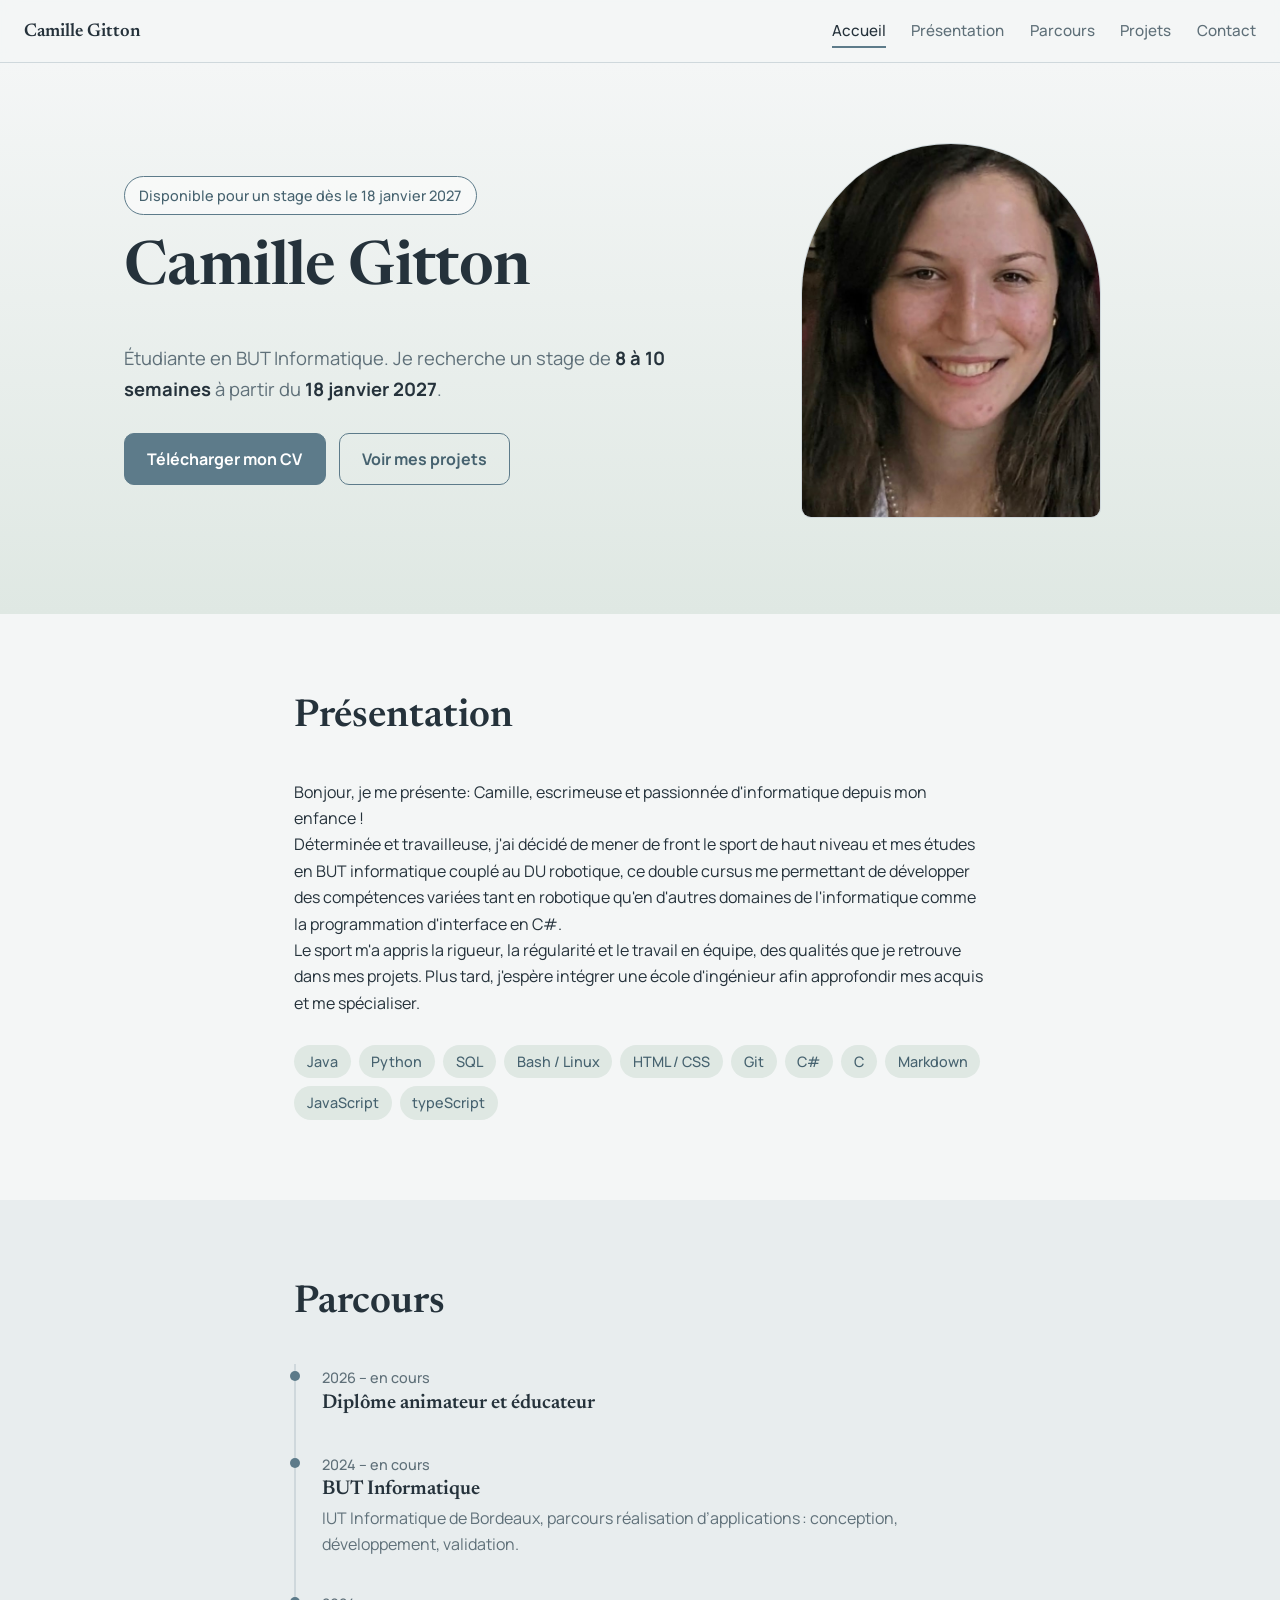
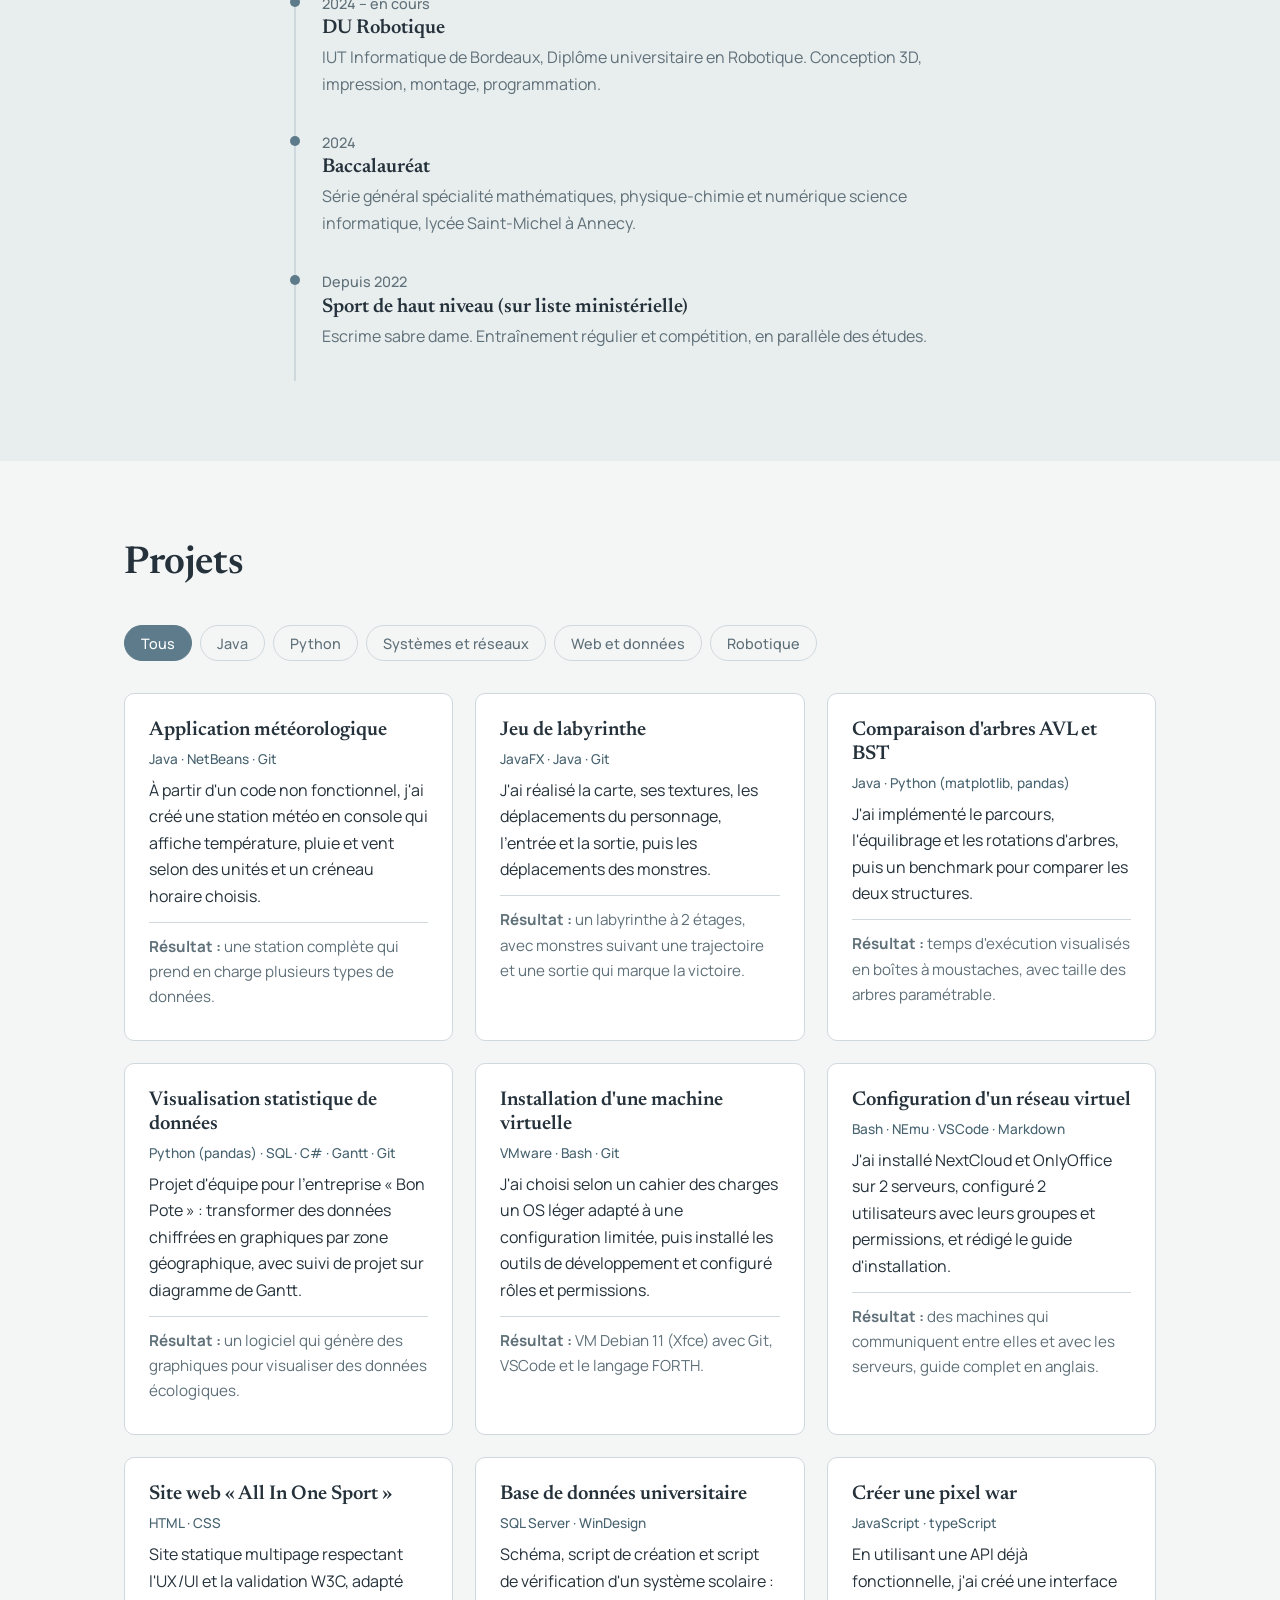
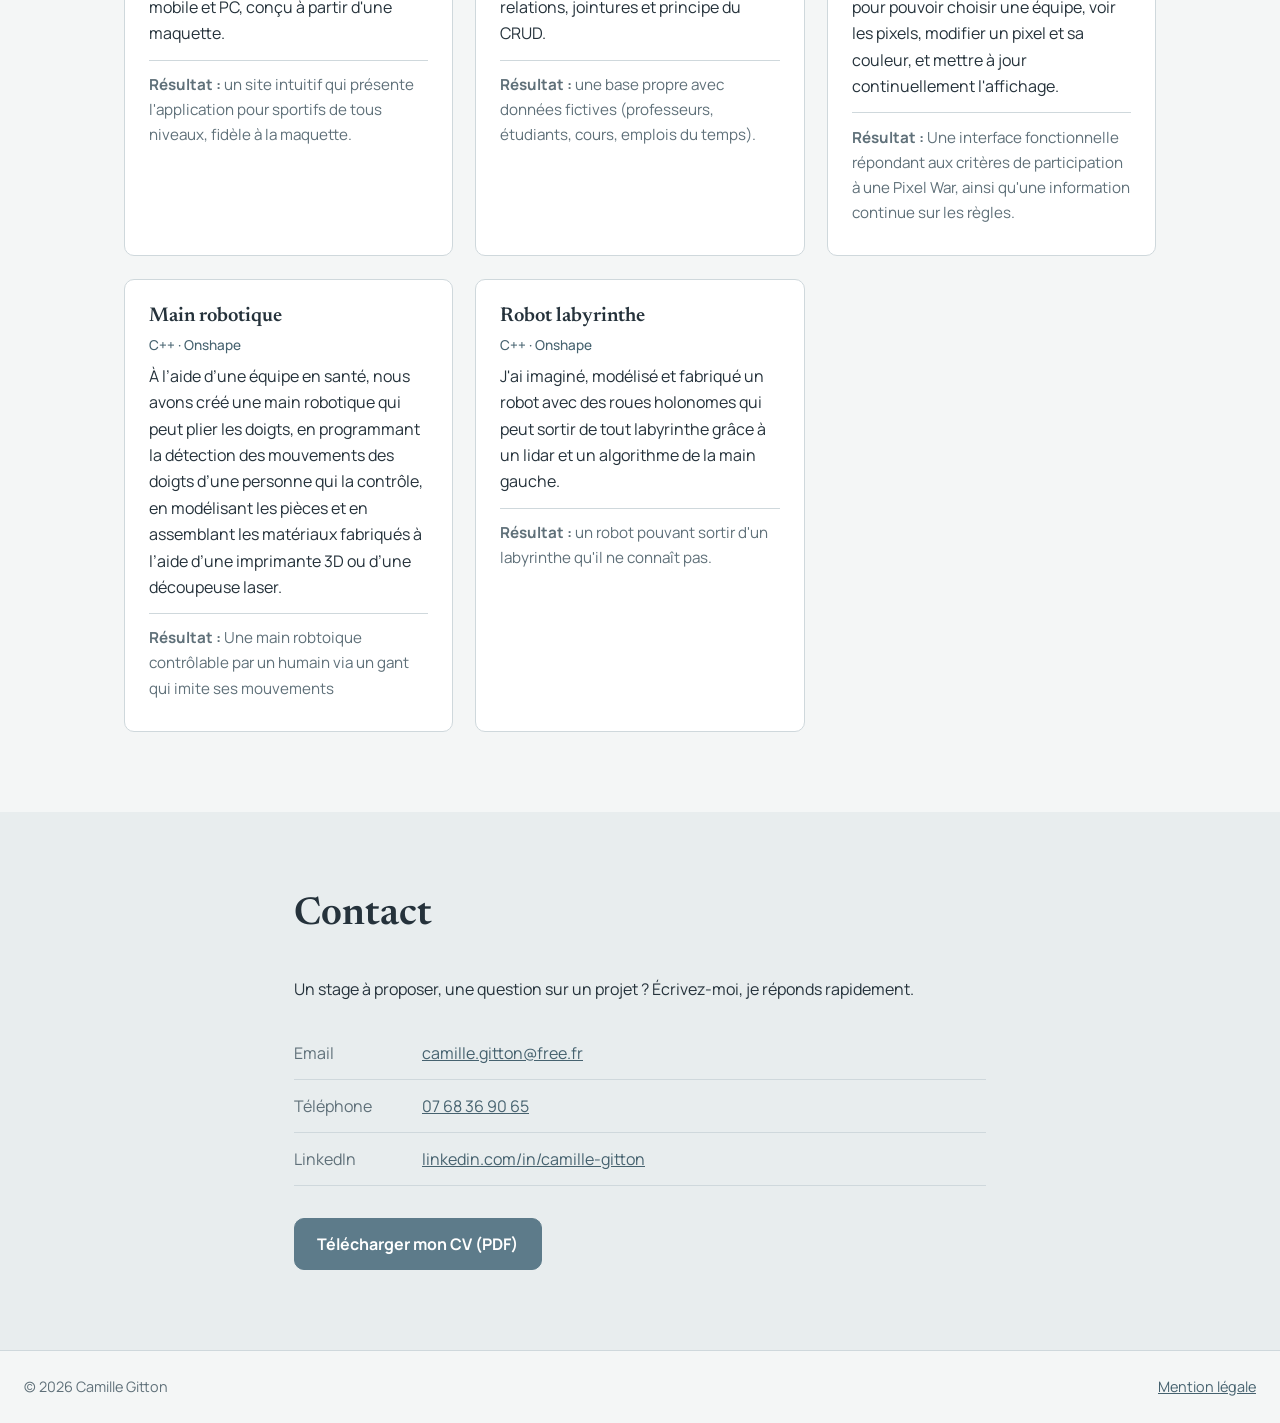
<file: index.html>
<!DOCTYPE html>
<html lang="fr">
<head>
<meta charset="UTF-8">
<meta name="viewport" content="width=device-width, initial-scale=1">
<title>Camille Gitton – Portfolio</title>
<meta name="description" content="Portfolio de Camille Gitton, étudiante en BUT Informatique (systèmes et réseaux), en recherche de stage à partir du 18 janvier.">
<link rel="preconnect" href="https://fonts.googleapis.com">
<link rel="preconnect" href="https://fonts.gstatic.com" crossorigin>
<link href="https://fonts.googleapis.com/css2?family=Manrope:wght@400;500;700&family=Newsreader:opsz,wght@6..72,500;6..72,600&display=swap" rel="stylesheet">
<link rel="stylesheet" href="css/style.css">
</head>
<body>
<header class="nav" id="top">
  <a class="brand" href="#accueil">Camille Gitton</a>
  <button class="burger" aria-label="Ouvrir le menu" aria-expanded="false" aria-controls="menu"><span></span></button>
  <nav id="menu">
    <a href="#accueil">Accueil</a>
    <a href="#presentation">Présentation</a>
    <a href="#parcours">Parcours</a>
    <a href="#projets">Projets</a>
    <a href="#contact">Contact</a>
  </nav>
</header>

<main>
<section id="accueil" class="hero">
  <div class="wrap hero-grid">
    <div>
      <p class="badge">Disponible pour un stage dès le 18 janvier 2027</p>
      <h1>Camille Gitton</h1>
      <p class="lead">Étudiante en BUT Informatique. Je recherche un stage de <strong>8 à 10 semaines</strong> à partir du <strong>18 janvier 2027</strong>.</p>
      <div class="actions">
        <a class="btn primary" href="assets/cv.pdf" download="CV_Camille_Gitton.pdf">Télécharger mon CV</a>
        <a class="btn" href="#projets">Voir mes projets</a>
      </div>
    </div>
    <figure class="photo">
      <img src="assets/photo.jpg" alt="Portrait de Camille Gitton" width="320" height="400">
      <span class="initials" aria-hidden="false"></span>
    </figure>
  </div>
</section>

<section id="presentation" class="section">
  <div class="wrap narrow">
    <h2>Présentation</h2>
    <p>Bonjour, je me présente: Camille, escrimeuse et passionnée d'informatique depuis mon enfance ! <br> Déterminée et travailleuse, j'ai décidé de mener de front le sport de haut niveau et mes études en BUT informatique couplé au DU robotique,
      ce double cursus me permettant de développer des compétences variées tant en robotique qu'en d'autres domaines de l'informatique comme la programmation d'interface en C#.<br>
      Le sport m'a appris la rigueur, la régularité et le travail en équipe, des qualités que je retrouve dans mes projets. Plus tard, j'espère intégrer une école d'ingénieur afin approfondir mes acquis et me spécialiser.
    </p>
    <ul class="chips" aria-label="Compétences">
      <li>Java</li><li>Python</li><li>SQL</li><li>Bash / Linux</li><li>HTML / CSS</li><li>Git</li><li>C#</li><li>C</li><li>Markdown</li><li>JavaScript</li><li>typeScript</li>
    </ul>
  </div>
</section>

<!--Bonjour, je me présente: Camille. Plongée dans l'informatique dpuis longtemps et sportive de haut niveau, j'ai choisi de faire un double cursus entre escrime en haut niveau et BUT Informatique pour développer des compétences variées, avec un intérêt marqué pour la robotique et la programmation d'interface en C#.</p>
    <p>Le sport m'a appris la rigueur, la régularité et le travail en équipe, des qualités que je retrouve dans mes projets. Plus tard, j'espère intégrer une école d'ingénieur afin approfondir mes acquis et me spécialiser.
    -->
<section id="parcours" class="section alt">
  <div class="wrap narrow">
    <h2>Parcours</h2>
    <ol class="timeline">
      <li><time>2026 – en cours</time><h3>Diplôme animateur et éducateur</h3><p></p></li>
      <li><time>2024 – en cours</time><h3>BUT Informatique</h3><p>IUT Informatique de Bordeaux, parcours réalisation d’applications : conception, développement, validation.</p></li>
      <li><time>2024 – en cours</time><h3>DU Robotique</h3><p>IUT Informatique de Bordeaux, Diplôme universitaire en Robotique. Conception 3D, impression, montage, programmation.</p></li>
      <li><time>2024</time><h3>Baccalauréat</h3><p>Série général spécialité mathématiques, physique-chimie et numérique science informatique, lycée Saint-Michel à Annecy.</p></li>
      <li><time>Depuis 2022</time><h3>Sport de haut niveau (sur liste ministérielle)</h3><p>Escrime sabre dame. Entraînement régulier et compétition, en parallèle des études.</p></li>
    </ol>
  </div>
</section>

<section id="projets" class="section">
  <div class="wrap">
    <h2>Projets</h2>
    <div class="filters" role="group" aria-label="Filtrer les projets">
      <button class="on" data-f="all">Tous</button>
      <button data-f="java">Java</button>
      <button data-f="python">Python</button>
      <button data-f="sys">Systèmes et réseaux</button>
      <button data-f="web">Web et données</button>
      <button data-f="rob">Robotique</button>
    </div>
    <div class="grid">
      <article class="card" data-t="java">
        <h3>Application météorologique</h3>
        <p class="tech">Java · NetBeans · Git</p>
        <p>À partir d'un code non fonctionnel, j'ai créé une station météo en console qui affiche température, pluie et vent selon des unités et un créneau horaire choisis.</p>
        <p class="res"><b>Résultat :</b> une station complète qui prend en charge plusieurs types de données.</p>
      </article>
      <article class="card" data-t="java">
        <h3>Jeu de labyrinthe</h3>
        <p class="tech">JavaFX · Java · Git</p>
        <p>J'ai réalisé la carte, ses textures, les déplacements du personnage, l'entrée et la sortie, puis les déplacements des monstres.</p>
        <p class="res"><b>Résultat :</b> un labyrinthe à 2 étages, avec monstres suivant une trajectoire et une sortie qui marque la victoire.</p>
      </article>
      <article class="card" data-t="java python">
        <h3>Comparaison d'arbres AVL et BST</h3>
        <p class="tech">Java · Python (matplotlib, pandas)</p>
        <p>J'ai implémenté le parcours, l'équilibrage et les rotations d'arbres, puis un benchmark pour comparer les deux structures.</p>
        <p class="res"><b>Résultat :</b> temps d'exécution visualisés en boîtes à moustaches, avec taille des arbres paramétrable.</p>
      </article>
      <article class="card" data-t="python web">
        <h3>Visualisation statistique de données</h3>
        <p class="tech">Python (pandas) · SQL · C# · Gantt · Git</p>
        <p>Projet d'équipe pour l'entreprise « Bon Pote » : transformer des données chiffrées en graphiques par zone géographique, avec suivi de projet sur diagramme de Gantt.</p>
        <p class="res"><b>Résultat :</b> un logiciel qui génère des graphiques pour visualiser des données écologiques.</p>
      </article>
      <article class="card" data-t="sys">
        <h3>Installation d'une machine virtuelle</h3>
        <p class="tech">VMware · Bash · Git</p>
        <p>J'ai choisi selon un cahier des charges un OS léger adapté à une configuration limitée, puis installé les outils de développement et configuré rôles et permissions.</p>
        <p class="res"><b>Résultat :</b> VM Debian 11 (Xfce) avec Git, VSCode et le langage FORTH.</p>
      </article>
      <article class="card" data-t="sys">
        <h3>Configuration d'un réseau virtuel</h3>
        <p class="tech">Bash · NEmu · VSCode · Markdown</p>
        <p>J'ai installé NextCloud et OnlyOffice sur 2 serveurs, configuré 2 utilisateurs avec leurs groupes et permissions, et rédigé le guide d'installation.</p>
        <p class="res"><b>Résultat :</b> des machines qui communiquent entre elles et avec les serveurs, guide complet en anglais.</p>
      </article>
      <article class="card" data-t="web">
        <h3>Site web « All In One Sport »</h3>
        <p class="tech">HTML · CSS</p>
        <p>Site statique multipage respectant l'UX/UI et la validation W3C, adapté mobile et PC, conçu à partir d'une maquette.</p>
        <p class="res"><b>Résultat :</b> un site intuitif qui présente l'application pour sportifs de tous niveaux, fidèle à la maquette.</p>
      </article>
      <article class="card" data-t="web">
        <h3>Base de données universitaire</h3>
        <p class="tech">SQL Server · WinDesign</p>
        <p>Schéma, script de création et script de vérification d'un système scolaire : relations, jointures et principe du CRUD.</p>
        <p class="res"><b>Résultat :</b> une base propre avec données fictives (professeurs, étudiants, cours, emplois du temps).</p>
      </article>
      <article class="card" data-t="web">
        <h3>Créer une pixel war</h3>
        <p class="tech">JavaScript · typeScript </p>
        <p>En utilisant une API déjà fonctionnelle, j'ai créé une interface pour pouvoir choisir une équipe, voir les pixels, modifier un pixel et sa couleur, et mettre à jour continuellement l'affichage.</p>
        <p class="res"><b>Résultat :</b> Une interface fonctionnelle répondant aux critères de participation à une Pixel War, ainsi qu'une information continue sur les règles.</b></p>
      </article>
      <article class="card" data-t="rob">
        <h3>Main robotique</h3>
        <p class="tech">C++ · Onshape</p>
        <p>À l’aide d’une équipe en santé, nous avons créé une main robotique qui peut plier les doigts, en programmant la détection des mouvements des doigts d’une personne qui la contrôle, en modélisant les pièces et en assemblant les matériaux fabriqués à l’aide d’une imprimante 3D ou d’une découpeuse laser.</p>
        <p class="res"><b>Résultat :</b> Une main robtoique contrôlable par un humain via un gant qui imite ses mouvements</b></p>
      </article>
      <article class="card" data-t="rob">
        <h3>Robot labyrinthe</h3>
        <p class="tech">C++ · Onshape </p>
        <p>J'ai imaginé, modélisé et fabriqué un robot avec des roues holonomes qui peut sortir de tout labyrinthe grâce à un lidar et un algorithme de la main gauche. </p>
        <p class="res"><b>Résultat :</b> un robot pouvant sortir d'un labyrinthe qu'il ne connaît pas.</b></p>
      </article>
    </div>
  </div>
</section>

<section id="contact" class="section alt">
  <div class="wrap narrow">
    <h2>Contact</h2>
    <p>Un stage à proposer, une question sur un projet ? Écrivez-moi, je réponds rapidement.</p>
    <ul class="contacts">
      <li><span>Email</span><a href="mailto:camille.gitton@free.fr">camille.gitton@free.fr</a></li>
      <li><span>Téléphone</span><a href="tel:+33768369065">07 68 36 90 65</a></li>
      <li><span>LinkedIn</span><a href="https://fr.linkedin.com/in/camille-gitton-80a5023b8" target="_blank" rel="noopener">linkedin.com/in/camille-gitton</a></li>
      <!--<li><span>GitHub</span><a href="https://github.com/votre-pseudo" target="_blank" rel="noopener">github.com/votre-pseudo</a></li>-->
    </ul>
    <a class="btn primary" href="assets/cv.pdf" download="CV_Camille_Gitton.pdf">Télécharger mon CV (PDF)</a>
  </div>
</section>
</main>

<footer><p>© <span id="year">2026</span> Camille Gitton</p><a href="mention_legales.html">Mention légale</a></footer>
<script src="js/main.js"></script>
</body>
</html>
</file>
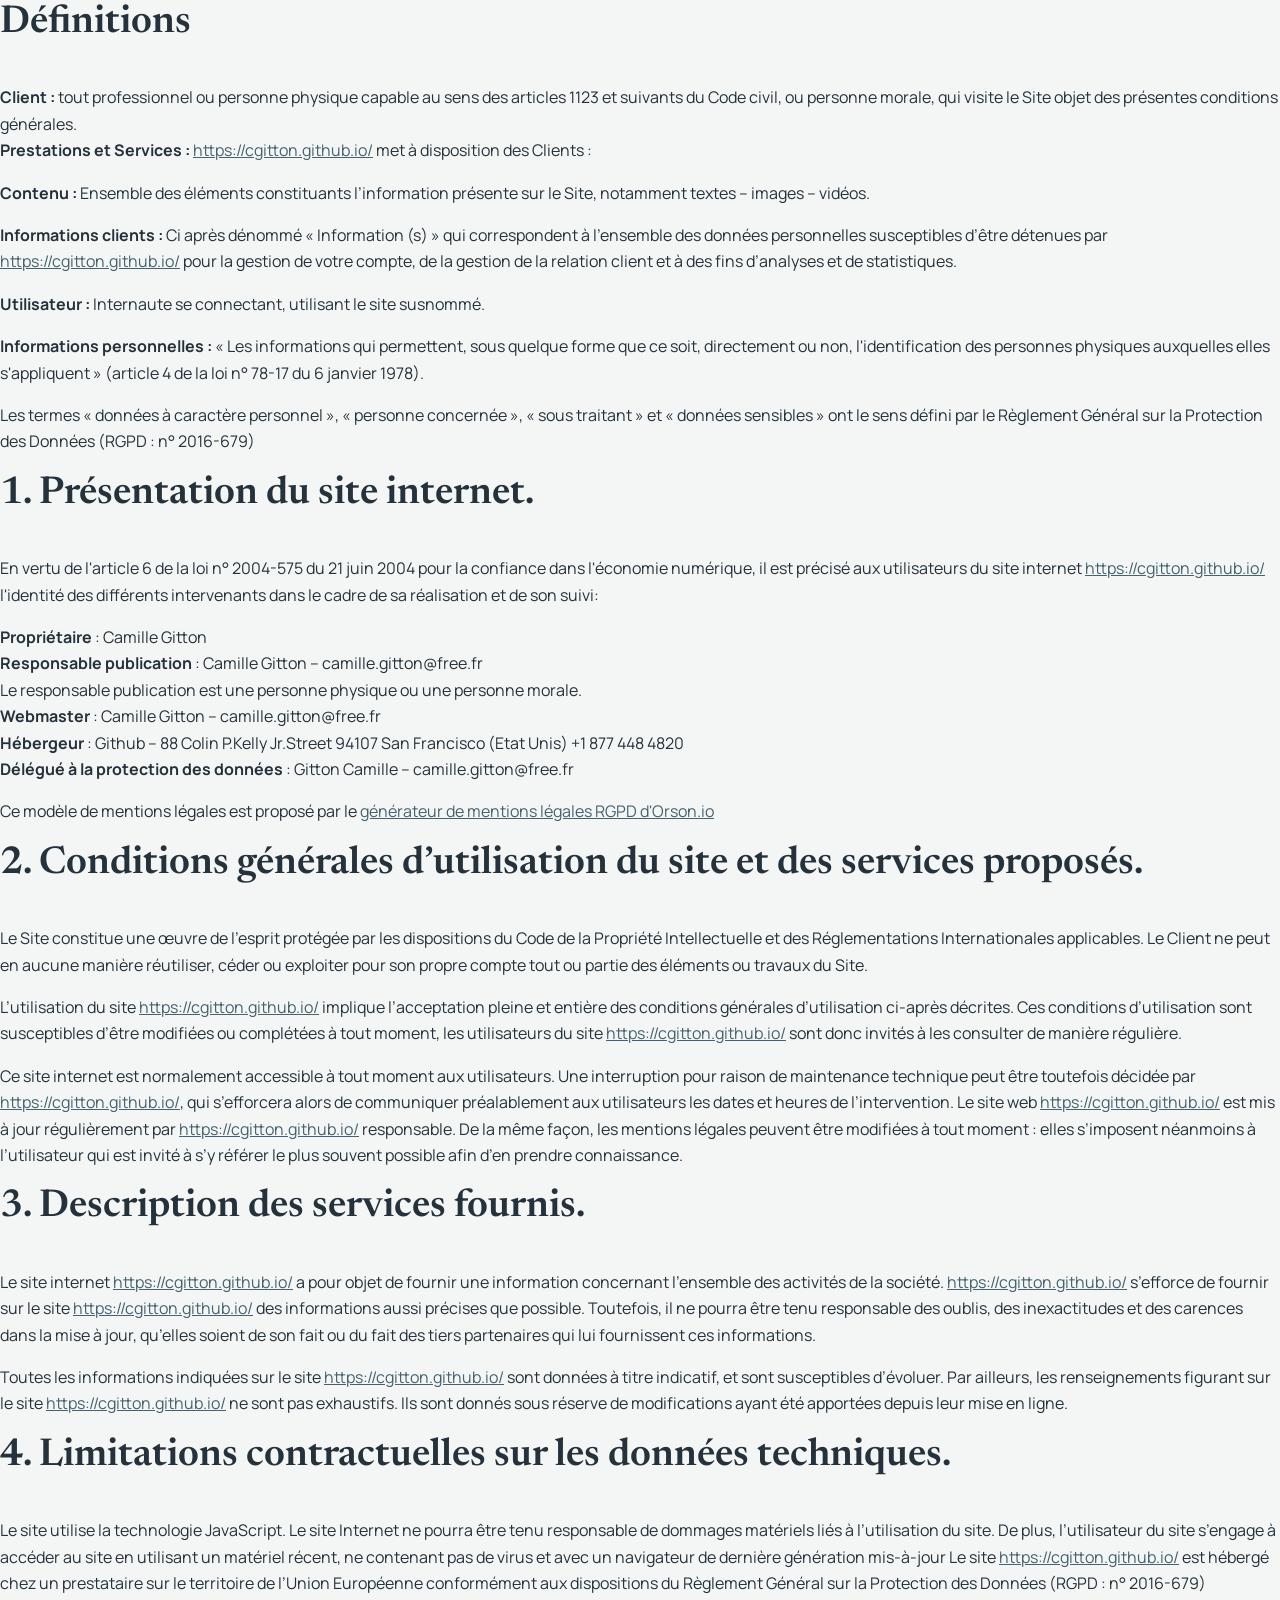
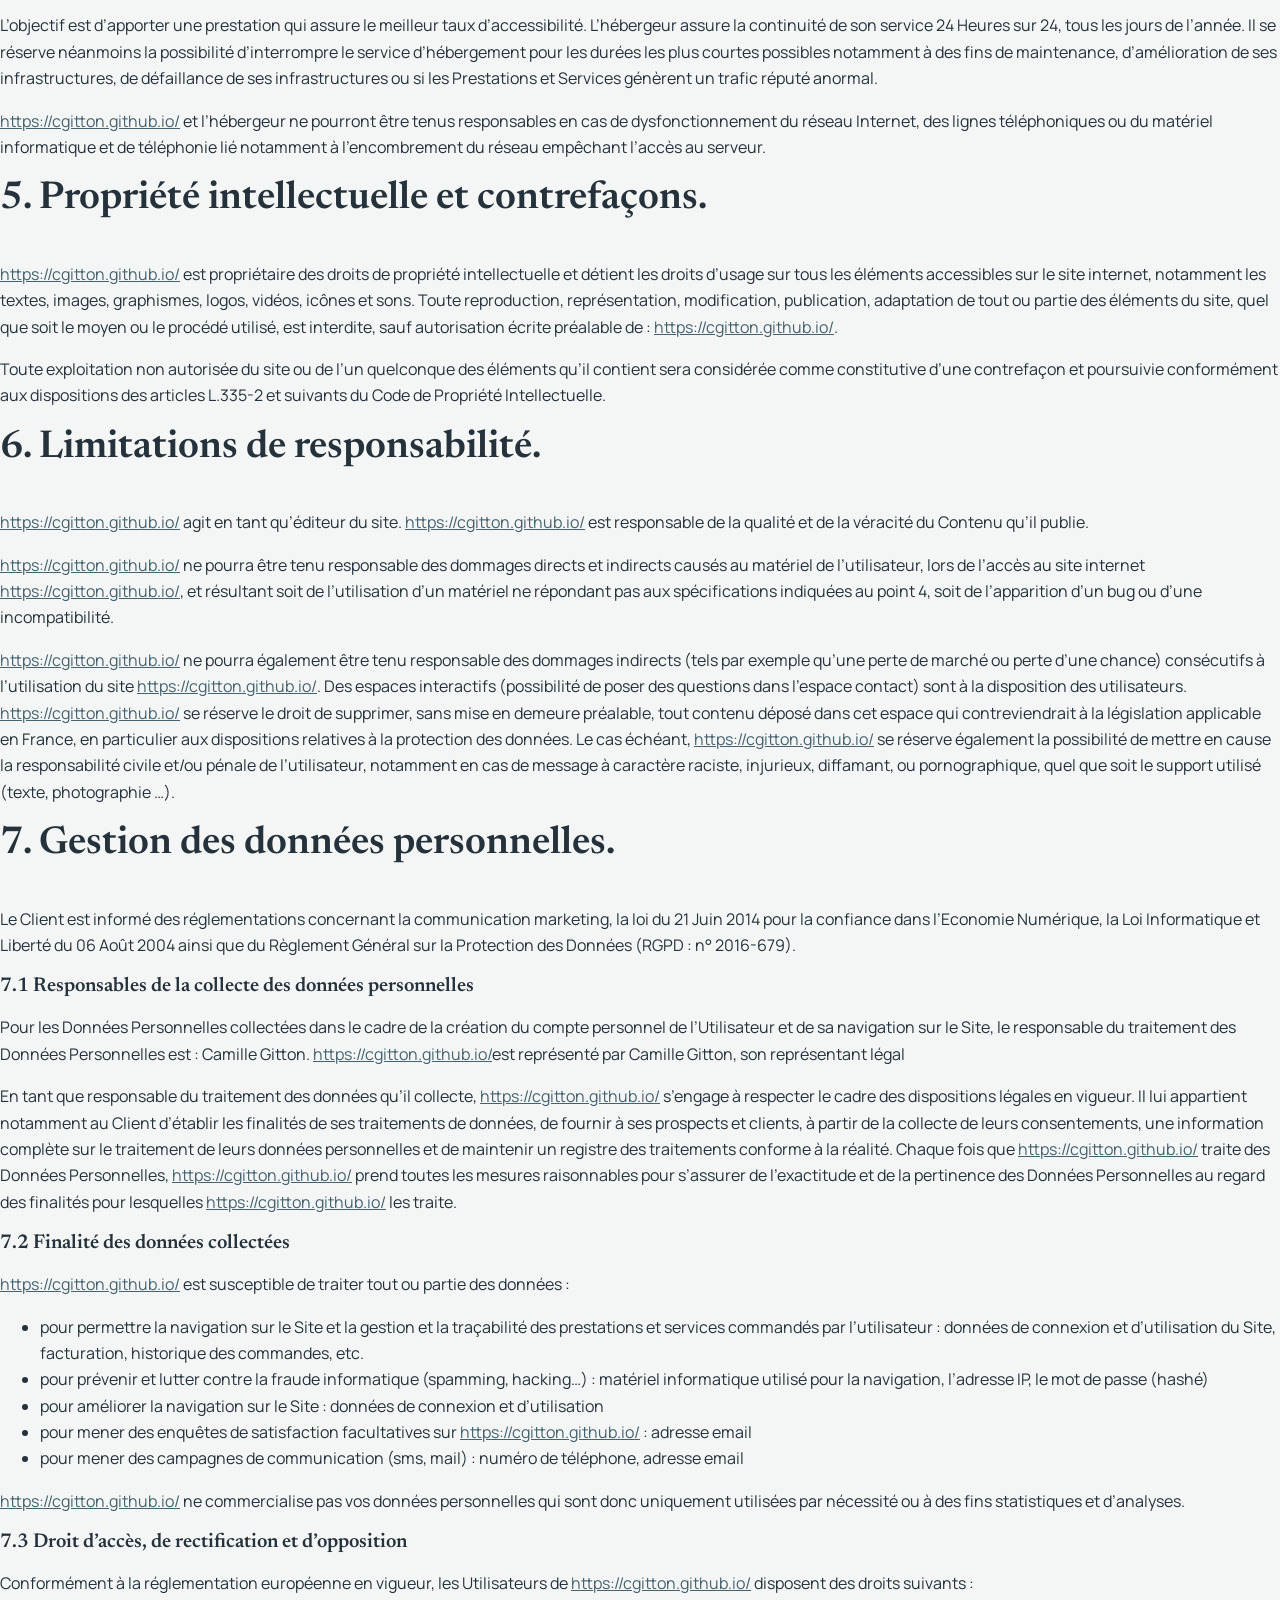
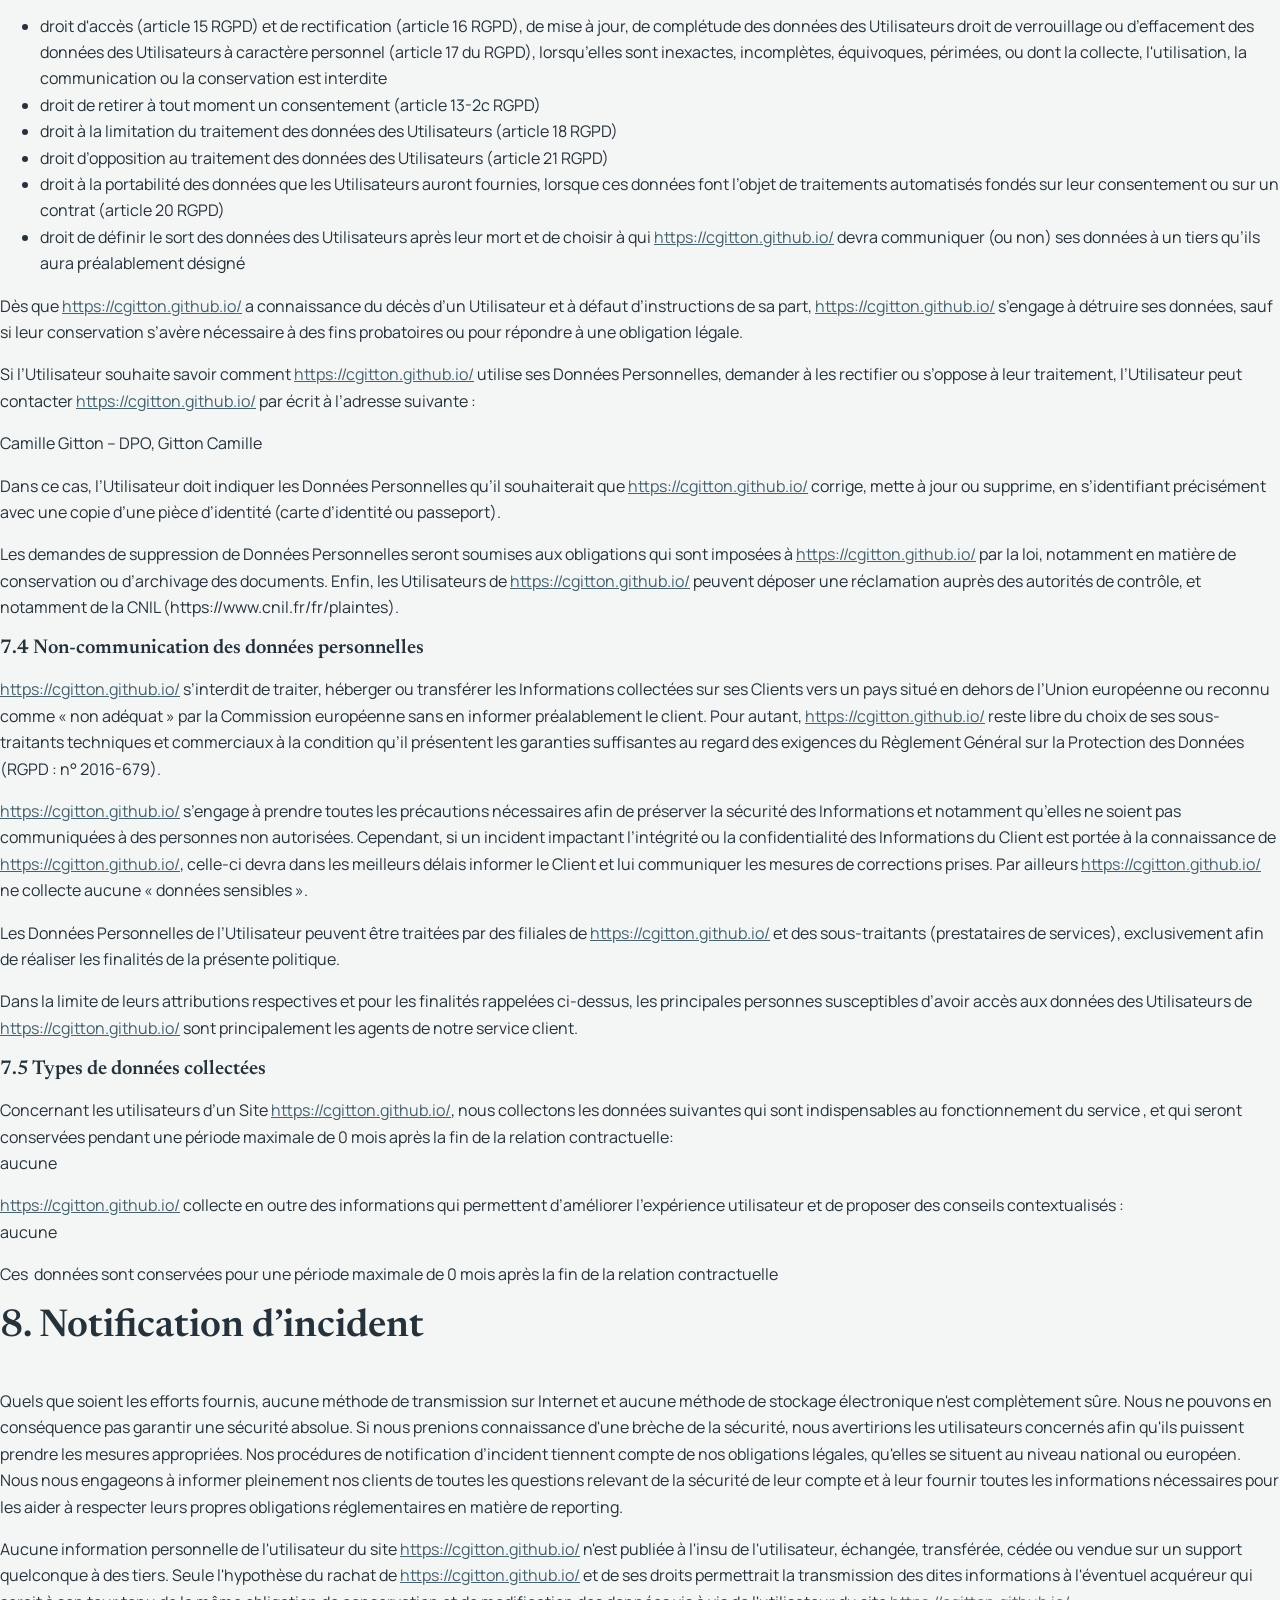
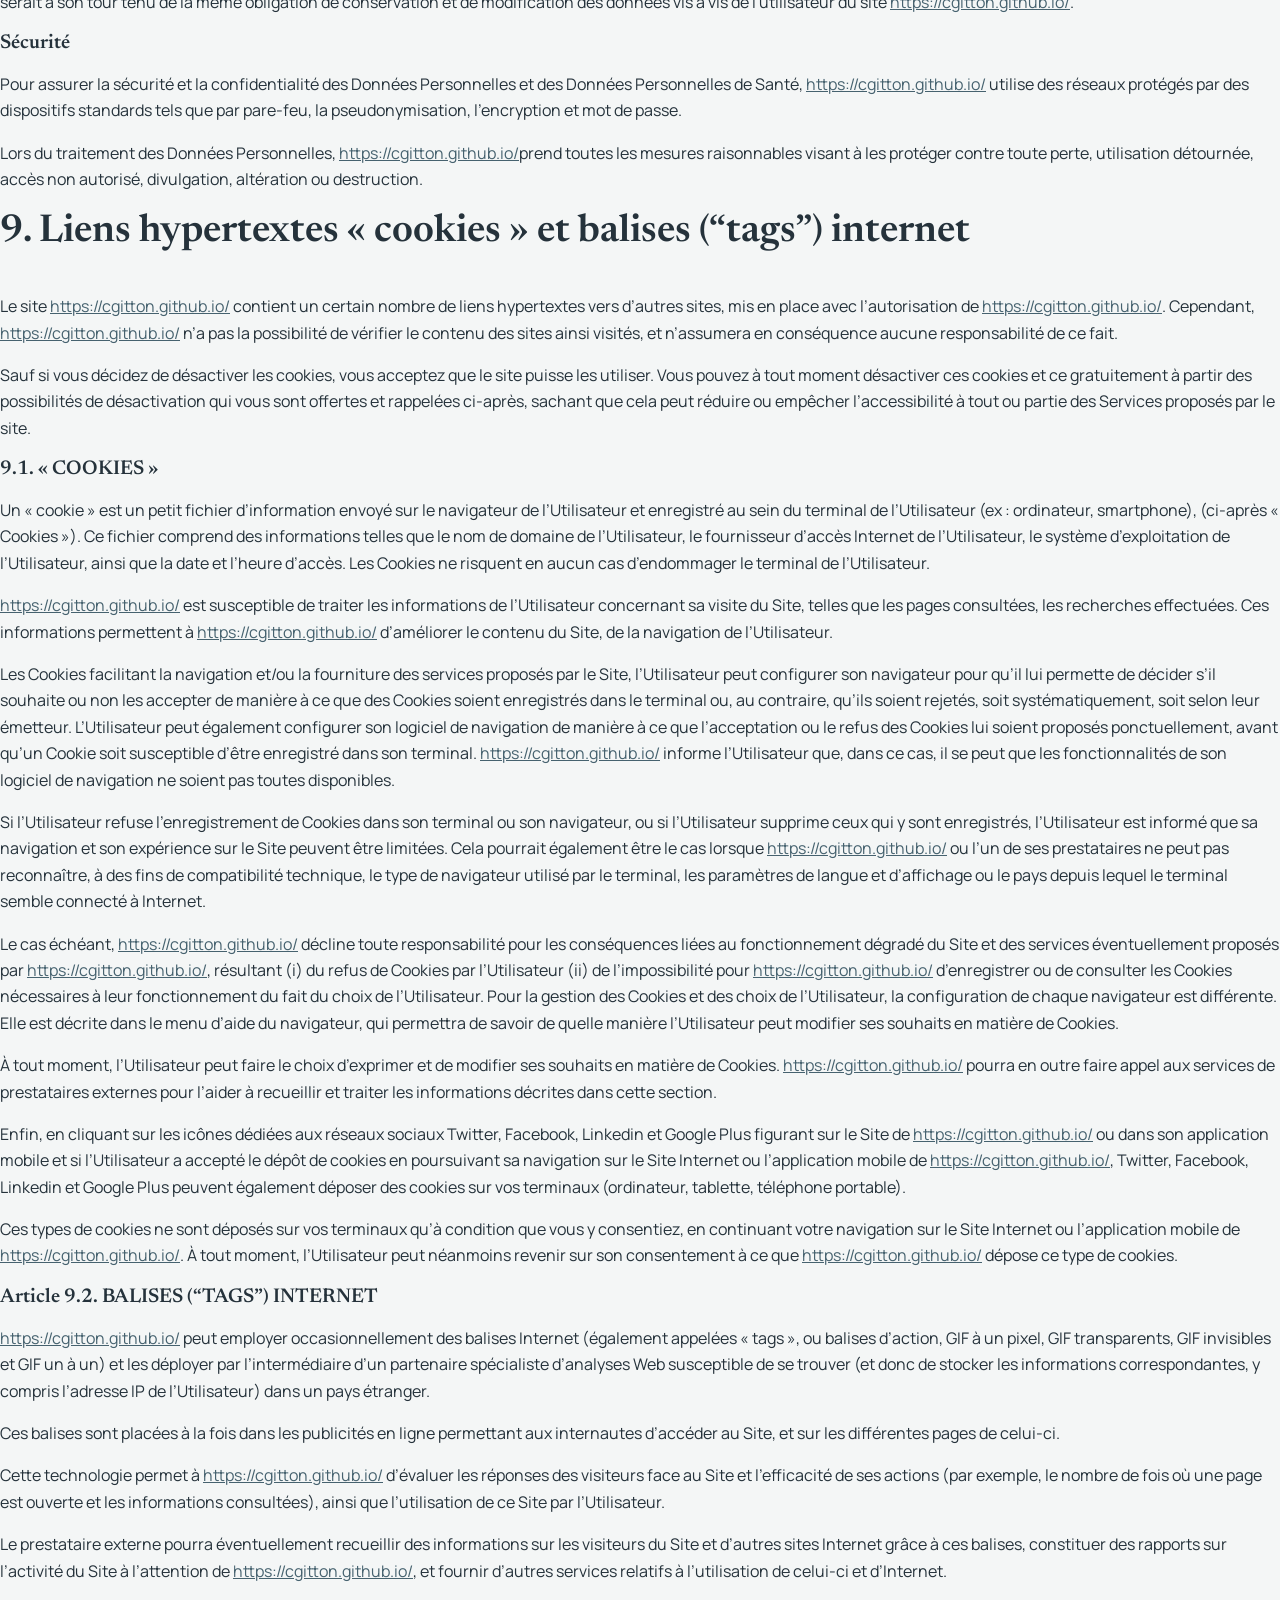
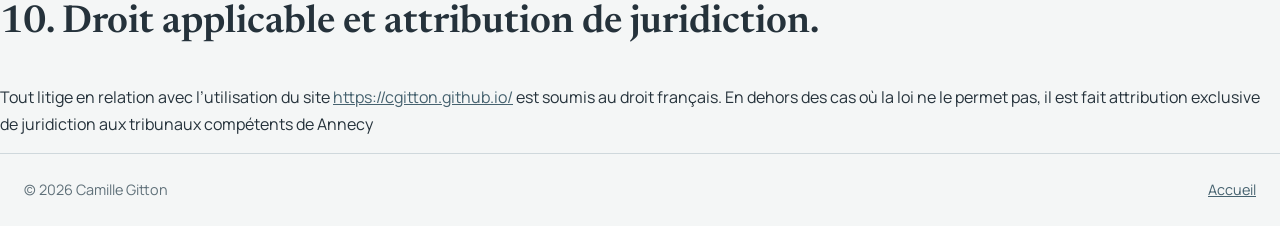
<file: mention_legale.html>
<!DOCTYPE html>
<html lang="fr">

<head>
    <meta charset="UTF-8">
    <meta name="viewport" content="width=device-width, initial-scale=1">
    <link rel="preconnect" href="https://fonts.googleapis.com">
    <link rel="preconnect" href="https://fonts.gstatic.com" crossorigin>
    <link href="https://fonts.googleapis.com/css2?family=Manrope:wght@400;500;700&family=Newsreader:opsz,wght@6..72,500;6..72,600&display=swap" rel="stylesheet">
    <link rel="stylesheet" href="css/style.css">
</head>

<body>
    <main>
    <h2>Définitions</h2>
    <p><b>Client :</b> tout professionnel ou personne physique capable au sens des articles 1123 et suivants du Code
        civil, ou personne morale, qui visite le Site objet des présentes conditions générales.<br>
        <b>Prestations et Services :</b> <a href="https://cgitton.github.io/">https://cgitton.github.io/</a> met à
        disposition des Clients :
    </p>

    <p><b>Contenu :</b> Ensemble des éléments constituants l’information présente sur le Site, notamment textes – images
        – vidéos.</p>

    <p><b>Informations clients :</b> Ci après dénommé « Information (s) » qui correspondent à l’ensemble des données
        personnelles susceptibles d’être détenues par <a
            href="https://cgitton.github.io/">https://cgitton.github.io/</a> pour la gestion de votre compte, de la
        gestion de la relation client et à des fins d’analyses et de statistiques.</p>


    <p><b>Utilisateur :</b> Internaute se connectant, utilisant le site susnommé.</p>
    <p><b>Informations personnelles :</b> « Les informations qui permettent, sous quelque forme que ce soit, directement
        ou non, l'identification des personnes physiques auxquelles elles s'appliquent » (article 4 de la loi n° 78-17
        du 6 janvier 1978).</p>
    <p>Les termes « données à caractère personnel », « personne concernée », « sous traitant » et « données sensibles »
        ont le sens défini par le Règlement Général sur la Protection des Données (RGPD : n° 2016-679)</p>

    <h2>1. Présentation du site internet.</h2>
    <p>En vertu de l'article 6 de la loi n° 2004-575 du 21 juin 2004 pour la confiance dans l'économie numérique, il est
        précisé aux utilisateurs du site internet <a href="https://cgitton.github.io/">https://cgitton.github.io/</a>
        l'identité des différents intervenants dans le cadre de sa réalisation et de son suivi:
    </p>
    <p><strong>Propriétaire</strong> : Camille Gitton <br>

        <strong>Responsable publication</strong> : Camille Gitton – camille.gitton@free.fr<br>
        Le responsable publication est une personne physique ou une personne morale.<br>
        <strong>Webmaster</strong> : Camille Gitton – camille.gitton@free.fr<br>
        <strong>Hébergeur</strong> : Github – 88 Colin P.Kelly Jr.Street 94107 San Francisco (Etat Unis) +1 877 448
        4820<br>
        <strong>Délégué à la protection des données</strong> : Gitton Camille – camille.gitton@free.fr<br>
    </p>

    <div ng-bind-html="linkHTML">
        <p>Ce modèle de mentions légales est proposé par le <a
                href="https://fr.orson.io/1371/generateur-mentions-legales"
                title="générateur de mentions légales RGPD d">générateur de mentions légales RGPD d'Orson.io</a></p>
    </div>



    <h2>2. Conditions générales d’utilisation du site et des services proposés.</h2>

    <p>Le Site constitue une œuvre de l’esprit protégée par les dispositions du Code de la Propriété Intellectuelle et
        des Réglementations Internationales applicables.
        Le Client ne peut en aucune manière réutiliser, céder ou exploiter pour son propre compte tout ou partie des
        éléments ou travaux du Site.</p>

    <p>L’utilisation du site <a href="https://cgitton.github.io/">https://cgitton.github.io/</a> implique l’acceptation
        pleine et entière des conditions générales d’utilisation ci-après décrites. Ces conditions d’utilisation sont
        susceptibles d’être modifiées ou complétées à tout moment, les utilisateurs du site <a
            href="https://cgitton.github.io/">https://cgitton.github.io/</a> sont donc invités à les consulter de
        manière régulière.</p>

    <p>Ce site internet est normalement accessible à tout moment aux utilisateurs. Une interruption pour raison de
        maintenance technique peut être toutefois décidée par <a
            href="https://cgitton.github.io/">https://cgitton.github.io/</a>, qui s’efforcera alors de communiquer
        préalablement aux utilisateurs les dates et heures de l’intervention.
        Le site web <a href="https://cgitton.github.io/">https://cgitton.github.io/</a> est mis à jour régulièrement par
        <a href="https://cgitton.github.io/">https://cgitton.github.io/</a> responsable. De la même façon, les mentions
        légales peuvent être modifiées à tout moment : elles s’imposent néanmoins à l’utilisateur qui est invité à s’y
        référer le plus souvent possible afin d’en prendre connaissance.</p>

    <h2>3. Description des services fournis.</h2>

    <p>Le site internet <a href="https://cgitton.github.io/">https://cgitton.github.io/</a> a pour objet de fournir une
        information concernant l’ensemble des activités de la société.
        <a href="https://cgitton.github.io/">https://cgitton.github.io/</a> s’efforce de fournir sur le site <a
            href="https://cgitton.github.io/">https://cgitton.github.io/</a> des informations aussi précises que
        possible. Toutefois, il ne pourra être tenu responsable des oublis, des inexactitudes et des carences dans la
        mise à jour, qu’elles soient de son fait ou du fait des tiers partenaires qui lui fournissent ces informations.
    </p>

    <p>Toutes les informations indiquées sur le site <a href="https://cgitton.github.io/">https://cgitton.github.io/</a>
        sont données à titre indicatif, et sont susceptibles d’évoluer. Par ailleurs, les renseignements figurant sur le
        site <a href="https://cgitton.github.io/">https://cgitton.github.io/</a> ne sont pas exhaustifs. Ils sont donnés
        sous réserve de modifications ayant été apportées depuis leur mise en ligne.</p>

    <h2>4. Limitations contractuelles sur les données techniques.</h2>

    <p>Le site utilise la technologie JavaScript.

        Le site Internet ne pourra être tenu responsable de dommages matériels liés à l’utilisation du site. De plus,
        l’utilisateur du site s’engage à accéder au site en utilisant un matériel récent, ne contenant pas de virus et
        avec un navigateur de dernière génération mis-à-jour
        Le site <a href="https://cgitton.github.io/">https://cgitton.github.io/</a> est hébergé chez un prestataire sur
        le territoire de l’Union Européenne conformément aux dispositions du Règlement Général sur la Protection des
        Données (RGPD : n° 2016-679)</p>

    <p>L’objectif est d’apporter une prestation qui assure le meilleur taux d’accessibilité. L’hébergeur assure la
        continuité de son service 24 Heures sur 24, tous les jours de l’année. Il se réserve néanmoins la possibilité
        d’interrompre le service d’hébergement pour les durées les plus courtes possibles notamment à des fins de
        maintenance, d’amélioration de ses infrastructures, de défaillance de ses infrastructures ou si les Prestations
        et Services génèrent un trafic réputé anormal.</p>

    <p><a href="https://cgitton.github.io/">https://cgitton.github.io/</a> et l’hébergeur ne pourront être tenus
        responsables en cas de dysfonctionnement du réseau Internet, des lignes téléphoniques ou du matériel
        informatique et de téléphonie lié notamment à l’encombrement du réseau empêchant l’accès au serveur.</p>

    <h2>5. Propriété intellectuelle et contrefaçons.</h2>

    <p><a href="https://cgitton.github.io/">https://cgitton.github.io/</a> est propriétaire des droits de propriété
        intellectuelle et détient les droits d’usage sur tous les éléments accessibles sur le site internet, notamment
        les textes, images, graphismes, logos, vidéos, icônes et sons.
        Toute reproduction, représentation, modification, publication, adaptation de tout ou partie des éléments du
        site, quel que soit le moyen ou le procédé utilisé, est interdite, sauf autorisation écrite préalable de : <a
            href="https://cgitton.github.io/">https://cgitton.github.io/</a>.</p>

    <p>Toute exploitation non autorisée du site ou de l’un quelconque des éléments qu’il contient sera considérée comme
        constitutive d’une contrefaçon et poursuivie conformément aux dispositions des articles L.335-2 et suivants du
        Code de Propriété Intellectuelle.</p>

    <h2>6. Limitations de responsabilité.</h2>

    <p><a href="https://cgitton.github.io/">https://cgitton.github.io/</a> agit en tant qu’éditeur du site. <a
            href="https://cgitton.github.io/">https://cgitton.github.io/</a> est responsable de la qualité et de la
        véracité du Contenu qu’il publie. </p>

    <p><a href="https://cgitton.github.io/">https://cgitton.github.io/</a> ne pourra être tenu responsable des dommages
        directs et indirects causés au matériel de l’utilisateur, lors de l’accès au site internet <a
            href="https://cgitton.github.io/">https://cgitton.github.io/</a>, et résultant soit de l’utilisation d’un
        matériel ne répondant pas aux spécifications indiquées au point 4, soit de l’apparition d’un bug ou d’une
        incompatibilité.</p>

    <p><a href="https://cgitton.github.io/">https://cgitton.github.io/</a> ne pourra également être tenu responsable des
        dommages indirects (tels par exemple qu’une perte de marché ou perte d’une chance) consécutifs à l’utilisation
        du site <a href="https://cgitton.github.io/">https://cgitton.github.io/</a>.
        Des espaces interactifs (possibilité de poser des questions dans l’espace contact) sont à la disposition des
        utilisateurs. <a href="https://cgitton.github.io/">https://cgitton.github.io/</a> se réserve le droit de
        supprimer, sans mise en demeure préalable, tout contenu déposé dans cet espace qui contreviendrait à la
        législation applicable en France, en particulier aux dispositions relatives à la protection des données. Le cas
        échéant, <a href="https://cgitton.github.io/">https://cgitton.github.io/</a> se réserve également la possibilité
        de mettre en cause la responsabilité civile et/ou pénale de l’utilisateur, notamment en cas de message à
        caractère raciste, injurieux, diffamant, ou pornographique, quel que soit le support utilisé (texte,
        photographie …).</p>

    <h2>7. Gestion des données personnelles.</h2>

    <p>Le Client est informé des réglementations concernant la communication marketing, la loi du 21 Juin 2014 pour la
        confiance dans l’Economie Numérique, la Loi Informatique et Liberté du 06 Août 2004 ainsi que du Règlement
        Général sur la Protection des Données (RGPD : n° 2016-679). </p>

    <h3>7.1 Responsables de la collecte des données personnelles</h3>

    <p>Pour les Données Personnelles collectées dans le cadre de la création du compte personnel de l’Utilisateur et de
        sa navigation sur le Site, le responsable du traitement des Données Personnelles est : Camille Gitton. <a
            href="https://cgitton.github.io/">https://cgitton.github.io/</a>est représenté par Camille Gitton, son
        représentant légal</p>

    <p>En tant que responsable du traitement des données qu’il collecte, <a
            href="https://cgitton.github.io/">https://cgitton.github.io/</a> s’engage à respecter le cadre des
        dispositions légales en vigueur. Il lui appartient notamment au Client d’établir les finalités de ses
        traitements de données, de fournir à ses prospects et clients, à partir de la collecte de leurs consentements,
        une information complète sur le traitement de leurs données personnelles et de maintenir un registre des
        traitements conforme à la réalité.
        Chaque fois que <a href="https://cgitton.github.io/">https://cgitton.github.io/</a> traite des Données
        Personnelles, <a href="https://cgitton.github.io/">https://cgitton.github.io/</a> prend toutes les mesures
        raisonnables pour s’assurer de l’exactitude et de la pertinence des Données Personnelles au regard des finalités
        pour lesquelles <a href="https://cgitton.github.io/">https://cgitton.github.io/</a> les traite.</p>

    <h3>7.2 Finalité des données collectées</h3>

    <p><a href="https://cgitton.github.io/">https://cgitton.github.io/</a> est susceptible de traiter tout ou partie des
        données : </p>

    <ul>

        <li>pour permettre la navigation sur le Site et la gestion et la traçabilité des prestations et services
            commandés par l’utilisateur : données de connexion et d’utilisation du Site, facturation, historique des
            commandes, etc. </li>

        <li>pour prévenir et lutter contre la fraude informatique (spamming, hacking…) : matériel informatique utilisé
            pour la navigation, l’adresse IP, le mot de passe (hashé) </li>

        <li>pour améliorer la navigation sur le Site : données de connexion et d’utilisation </li>

        <li>pour mener des enquêtes de satisfaction facultatives sur <a
                href="https://cgitton.github.io/">https://cgitton.github.io/</a> : adresse email </li>
        <li>pour mener des campagnes de communication (sms, mail) : numéro de téléphone, adresse email</li>


    </ul>

    <p><a href="https://cgitton.github.io/">https://cgitton.github.io/</a> ne commercialise pas vos données personnelles
        qui sont donc uniquement utilisées par nécessité ou à des fins statistiques et d’analyses.</p>

    <h3>7.3 Droit d’accès, de rectification et d’opposition</h3>

    <p>
        Conformément à la réglementation européenne en vigueur, les Utilisateurs de <a
            href="https://cgitton.github.io/">https://cgitton.github.io/</a> disposent des droits suivants : </p>
    <ul>

        <li>droit d'accès (article 15 RGPD) et de rectification (article 16 RGPD), de mise à jour, de complétude des
            données des Utilisateurs droit de verrouillage ou d’effacement des données des Utilisateurs à caractère
            personnel (article 17 du RGPD), lorsqu’elles sont inexactes, incomplètes, équivoques, périmées, ou dont la
            collecte, l'utilisation, la communication ou la conservation est interdite </li>

        <li>droit de retirer à tout moment un consentement (article 13-2c RGPD) </li>

        <li>droit à la limitation du traitement des données des Utilisateurs (article 18 RGPD) </li>

        <li>droit d’opposition au traitement des données des Utilisateurs (article 21 RGPD) </li>

        <li>droit à la portabilité des données que les Utilisateurs auront fournies, lorsque ces données font l’objet de
            traitements automatisés fondés sur leur consentement ou sur un contrat (article 20 RGPD) </li>

        <li>droit de définir le sort des données des Utilisateurs après leur mort et de choisir à qui <a
                href="https://cgitton.github.io/">https://cgitton.github.io/</a> devra communiquer (ou non) ses données
            à un tiers qu’ils aura préalablement désigné</li>
    </ul>

    <p>Dès que <a href="https://cgitton.github.io/">https://cgitton.github.io/</a> a connaissance du décès d’un
        Utilisateur et à défaut d’instructions de sa part, <a
            href="https://cgitton.github.io/">https://cgitton.github.io/</a> s’engage à détruire ses données, sauf si
        leur conservation s’avère nécessaire à des fins probatoires ou pour répondre à une obligation légale.</p>

    <p>Si l’Utilisateur souhaite savoir comment <a href="https://cgitton.github.io/">https://cgitton.github.io/</a>
        utilise ses Données Personnelles, demander à les rectifier ou s’oppose à leur traitement, l’Utilisateur peut
        contacter <a href="https://cgitton.github.io/">https://cgitton.github.io/</a> par écrit à l’adresse suivante :
    </p>

    Camille Gitton – DPO, Gitton Camille <br>

    <p>Dans ce cas, l’Utilisateur doit indiquer les Données Personnelles qu’il souhaiterait que <a
            href="https://cgitton.github.io/">https://cgitton.github.io/</a> corrige, mette à jour ou supprime, en
        s’identifiant précisément avec une copie d’une pièce d’identité (carte d’identité ou passeport). </p>

    <p>
        Les demandes de suppression de Données Personnelles seront soumises aux obligations qui sont imposées à <a
            href="https://cgitton.github.io/">https://cgitton.github.io/</a> par la loi, notamment en matière de
        conservation ou d’archivage des documents. Enfin, les Utilisateurs de <a
            href="https://cgitton.github.io/">https://cgitton.github.io/</a> peuvent déposer une réclamation auprès des
        autorités de contrôle, et notamment de la CNIL (https://www.cnil.fr/fr/plaintes).</p>

    <h3>7.4 Non-communication des données personnelles</h3>

    <p>
        <a href="https://cgitton.github.io/">https://cgitton.github.io/</a> s’interdit de traiter, héberger ou
        transférer les Informations collectées sur ses Clients vers un pays situé en dehors de l’Union européenne ou
        reconnu comme « non adéquat » par la Commission européenne sans en informer préalablement le client. Pour
        autant, <a href="https://cgitton.github.io/">https://cgitton.github.io/</a> reste libre du choix de ses
        sous-traitants techniques et commerciaux à la condition qu’il présentent les garanties suffisantes au regard des
        exigences du Règlement Général sur la Protection des Données (RGPD : n° 2016-679).
    </p>

    <p>
        <a href="https://cgitton.github.io/">https://cgitton.github.io/</a> s’engage à prendre toutes les précautions
        nécessaires afin de préserver la sécurité des Informations et notamment qu’elles ne soient pas communiquées à
        des personnes non autorisées. Cependant, si un incident impactant l’intégrité ou la confidentialité des
        Informations du Client est portée à la connaissance de <a
            href="https://cgitton.github.io/">https://cgitton.github.io/</a>, celle-ci devra dans les meilleurs délais
        informer le Client et lui communiquer les mesures de corrections prises. Par ailleurs <a
            href="https://cgitton.github.io/">https://cgitton.github.io/</a> ne collecte aucune « données sensibles ».
    </p>

    <p>
        Les Données Personnelles de l’Utilisateur peuvent être traitées par des filiales de <a
            href="https://cgitton.github.io/">https://cgitton.github.io/</a> et des sous-traitants (prestataires de
        services), exclusivement afin de réaliser les finalités de la présente politique.</p>
    <p>
        Dans la limite de leurs attributions respectives et pour les finalités rappelées ci-dessus, les principales
        personnes susceptibles d’avoir accès aux données des Utilisateurs de <a
            href="https://cgitton.github.io/">https://cgitton.github.io/</a> sont principalement les agents de notre
        service client.</p>

    <div ng-bind-html="rgpdHTML">
        <h3>7.5 Types de données collectées</h3>
        <p>Concernant les utilisateurs d’un Site <a href="https://cgitton.github.io/">https://cgitton.github.io/</a>,
            nous collectons les données suivantes qui sont indispensables au fonctionnement du service&nbsp;, et qui
            seront conservées pendant une période maximale de 0 mois après la fin de la relation
            contractuelle:<br>aucune</p>
        <p><a href="https://cgitton.github.io/">https://cgitton.github.io/</a> collecte en outre des informations qui
            permettent d’améliorer l’expérience utilisateur et de proposer des conseils contextualisés&nbsp;:<br>aucune
        </p>
        <p> Ces &nbsp;données sont conservées pour une période maximale de 0 mois après la fin de la relation
            contractuelle</p>
    </div>


    <h2>8. Notification d’incident</h2>
    <p>
        Quels que soient les efforts fournis, aucune méthode de transmission sur Internet et aucune méthode de stockage
        électronique n'est complètement sûre. Nous ne pouvons en conséquence pas garantir une sécurité absolue.
        Si nous prenions connaissance d'une brèche de la sécurité, nous avertirions les utilisateurs concernés afin
        qu'ils puissent prendre les mesures appropriées. Nos procédures de notification d’incident tiennent compte de
        nos obligations légales, qu'elles se situent au niveau national ou européen. Nous nous engageons à informer
        pleinement nos clients de toutes les questions relevant de la sécurité de leur compte et à leur fournir toutes
        les informations nécessaires pour les aider à respecter leurs propres obligations réglementaires en matière de
        reporting.</p>
    <p>
        Aucune information personnelle de l'utilisateur du site <a
            href="https://cgitton.github.io/">https://cgitton.github.io/</a> n'est publiée à l'insu de l'utilisateur,
        échangée, transférée, cédée ou vendue sur un support quelconque à des tiers. Seule l'hypothèse du rachat de <a
            href="https://cgitton.github.io/">https://cgitton.github.io/</a> et de ses droits permettrait la
        transmission des dites informations à l'éventuel acquéreur qui serait à son tour tenu de la même obligation de
        conservation et de modification des données vis à vis de l'utilisateur du site <a
            href="https://cgitton.github.io/">https://cgitton.github.io/</a>.</p>

    <h3>Sécurité</h3>

    <p>
        Pour assurer la sécurité et la confidentialité des Données Personnelles et des Données Personnelles de Santé, <a
            href="https://cgitton.github.io/">https://cgitton.github.io/</a> utilise des réseaux protégés par des
        dispositifs standards tels que par pare-feu, la pseudonymisation, l’encryption et mot de passe. </p>

    <p>
        Lors du traitement des Données Personnelles, <a
            href="https://cgitton.github.io/">https://cgitton.github.io/</a>prend toutes les mesures raisonnables visant
        à les protéger contre toute perte, utilisation détournée, accès non autorisé, divulgation, altération ou
        destruction.</p>

    <h2>9. Liens hypertextes « cookies » et balises (“tags”) internet</h2>
    <p>
        Le site <a href="https://cgitton.github.io/">https://cgitton.github.io/</a> contient un certain nombre de liens
        hypertextes vers d’autres sites, mis en place avec l’autorisation de <a
            href="https://cgitton.github.io/">https://cgitton.github.io/</a>. Cependant, <a
            href="https://cgitton.github.io/">https://cgitton.github.io/</a> n’a pas la possibilité de vérifier le
        contenu des sites ainsi visités, et n’assumera en conséquence aucune responsabilité de ce fait.</p>
    Sauf si vous décidez de désactiver les cookies, vous acceptez que le site puisse les utiliser. Vous pouvez à tout
    moment désactiver ces cookies et ce gratuitement à partir des possibilités de désactivation qui vous sont offertes
    et rappelées ci-après, sachant que cela peut réduire ou empêcher l’accessibilité à tout ou partie des Services
    proposés par le site.
    <p></p>

    <h3>9.1. « COOKIES »</h3>
    <p>
        Un « cookie » est un petit fichier d’information envoyé sur le navigateur de l’Utilisateur et enregistré au sein
        du terminal de l’Utilisateur (ex : ordinateur, smartphone), (ci-après « Cookies »). Ce fichier comprend des
        informations telles que le nom de domaine de l’Utilisateur, le fournisseur d’accès Internet de l’Utilisateur, le
        système d’exploitation de l’Utilisateur, ainsi que la date et l’heure d’accès. Les Cookies ne risquent en aucun
        cas d’endommager le terminal de l’Utilisateur.</p>
    <p>
        <a href="https://cgitton.github.io/">https://cgitton.github.io/</a> est susceptible de traiter les informations
        de l’Utilisateur concernant sa visite du Site, telles que les pages consultées, les recherches effectuées. Ces
        informations permettent à <a href="https://cgitton.github.io/">https://cgitton.github.io/</a> d’améliorer le
        contenu du Site, de la navigation de l’Utilisateur.
    </p>
    <p>
        Les Cookies facilitant la navigation et/ou la fourniture des services proposés par le Site, l’Utilisateur peut
        configurer son navigateur pour qu’il lui permette de décider s’il souhaite ou non les accepter de manière à ce
        que des Cookies soient enregistrés dans le terminal ou, au contraire, qu’ils soient rejetés, soit
        systématiquement, soit selon leur émetteur. L’Utilisateur peut également configurer son logiciel de navigation
        de manière à ce que l’acceptation ou le refus des Cookies lui soient proposés ponctuellement, avant qu’un Cookie
        soit susceptible d’être enregistré dans son terminal. <a
            href="https://cgitton.github.io/">https://cgitton.github.io/</a> informe l’Utilisateur que, dans ce cas, il
        se peut que les fonctionnalités de son logiciel de navigation ne soient pas toutes disponibles.</p>
    <p>
        Si l’Utilisateur refuse l’enregistrement de Cookies dans son terminal ou son navigateur, ou si l’Utilisateur
        supprime ceux qui y sont enregistrés, l’Utilisateur est informé que sa navigation et son expérience sur le Site
        peuvent être limitées. Cela pourrait également être le cas lorsque <a
            href="https://cgitton.github.io/">https://cgitton.github.io/</a> ou l’un de ses prestataires ne peut pas
        reconnaître, à des fins de compatibilité technique, le type de navigateur utilisé par le terminal, les
        paramètres de langue et d’affichage ou le pays depuis lequel le terminal semble connecté à Internet.</p>
    <p>
        Le cas échéant, <a href="https://cgitton.github.io/">https://cgitton.github.io/</a> décline toute responsabilité
        pour les conséquences liées au fonctionnement dégradé du Site et des services éventuellement proposés par <a
            href="https://cgitton.github.io/">https://cgitton.github.io/</a>, résultant (i) du refus de Cookies par
        l’Utilisateur (ii) de l’impossibilité pour <a href="https://cgitton.github.io/">https://cgitton.github.io/</a>
        d’enregistrer ou de consulter les Cookies nécessaires à leur fonctionnement du fait du choix de l’Utilisateur.
        Pour la gestion des Cookies et des choix de l’Utilisateur, la configuration de chaque navigateur est différente.
        Elle est décrite dans le menu d’aide du navigateur, qui permettra de savoir de quelle manière l’Utilisateur peut
        modifier ses souhaits en matière de Cookies.</p>
    <p>
        À tout moment, l’Utilisateur peut faire le choix d’exprimer et de modifier ses souhaits en matière de Cookies.
        <a href="https://cgitton.github.io/">https://cgitton.github.io/</a> pourra en outre faire appel aux services de
        prestataires externes pour l’aider à recueillir et traiter les informations décrites dans cette section.</p>
    <p>
        Enfin, en cliquant sur les icônes dédiées aux réseaux sociaux Twitter, Facebook, Linkedin et Google Plus
        figurant sur le Site de <a href="https://cgitton.github.io/">https://cgitton.github.io/</a> ou dans son
        application mobile et si l’Utilisateur a accepté le dépôt de cookies en poursuivant sa navigation sur le Site
        Internet ou l’application mobile de <a href="https://cgitton.github.io/">https://cgitton.github.io/</a>,
        Twitter, Facebook, Linkedin et Google Plus peuvent également déposer des cookies sur vos terminaux (ordinateur,
        tablette, téléphone portable).</p>
    <p>
        Ces types de cookies ne sont déposés sur vos terminaux qu’à condition que vous y consentiez, en continuant votre
        navigation sur le Site Internet ou l’application mobile de <a
            href="https://cgitton.github.io/">https://cgitton.github.io/</a>. À tout moment, l’Utilisateur peut
        néanmoins revenir sur son consentement à ce que <a
            href="https://cgitton.github.io/">https://cgitton.github.io/</a> dépose ce type de cookies.</p>

    <h3>Article 9.2. BALISES (“TAGS”) INTERNET</h3>


    <p>

        <a href="https://cgitton.github.io/">https://cgitton.github.io/</a> peut employer occasionnellement des balises
        Internet (également appelées « tags », ou balises d’action, GIF à un pixel, GIF transparents, GIF invisibles et
        GIF un à un) et les déployer par l’intermédiaire d’un partenaire spécialiste d’analyses Web susceptible de se
        trouver (et donc de stocker les informations correspondantes, y compris l’adresse IP de l’Utilisateur) dans un
        pays étranger.
    </p>

    <p>
        Ces balises sont placées à la fois dans les publicités en ligne permettant aux internautes d’accéder au Site, et
        sur les différentes pages de celui-ci.
    </p>
    <p>
        Cette technologie permet à <a href="https://cgitton.github.io/">https://cgitton.github.io/</a> d’évaluer les
        réponses des visiteurs face au Site et l’efficacité de ses actions (par exemple, le nombre de fois où une page
        est ouverte et les informations consultées), ainsi que l’utilisation de ce Site par l’Utilisateur. </p>
    <p>
        Le prestataire externe pourra éventuellement recueillir des informations sur les visiteurs du Site et d’autres
        sites Internet grâce à ces balises, constituer des rapports sur l’activité du Site à l’attention de <a
            href="https://cgitton.github.io/">https://cgitton.github.io/</a>, et fournir d’autres services relatifs à
        l’utilisation de celui-ci et d’Internet.</p>
    <p>
    </p>
    <h2>10. Droit applicable et attribution de juridiction.</h2>
    <p>
        Tout litige en relation avec l’utilisation du site <a
            href="https://cgitton.github.io/">https://cgitton.github.io/</a> est soumis au droit français.
        En dehors des cas où la loi ne le permet pas, il est fait attribution exclusive de juridiction aux tribunaux
        compétents de Annecy</p>
    </main>
    <footer>
        <p>© <span id="year">2026</span> Camille Gitton</p><a href="index.html">Accueil</a>
    </footer>
</body>

</html>
</file>
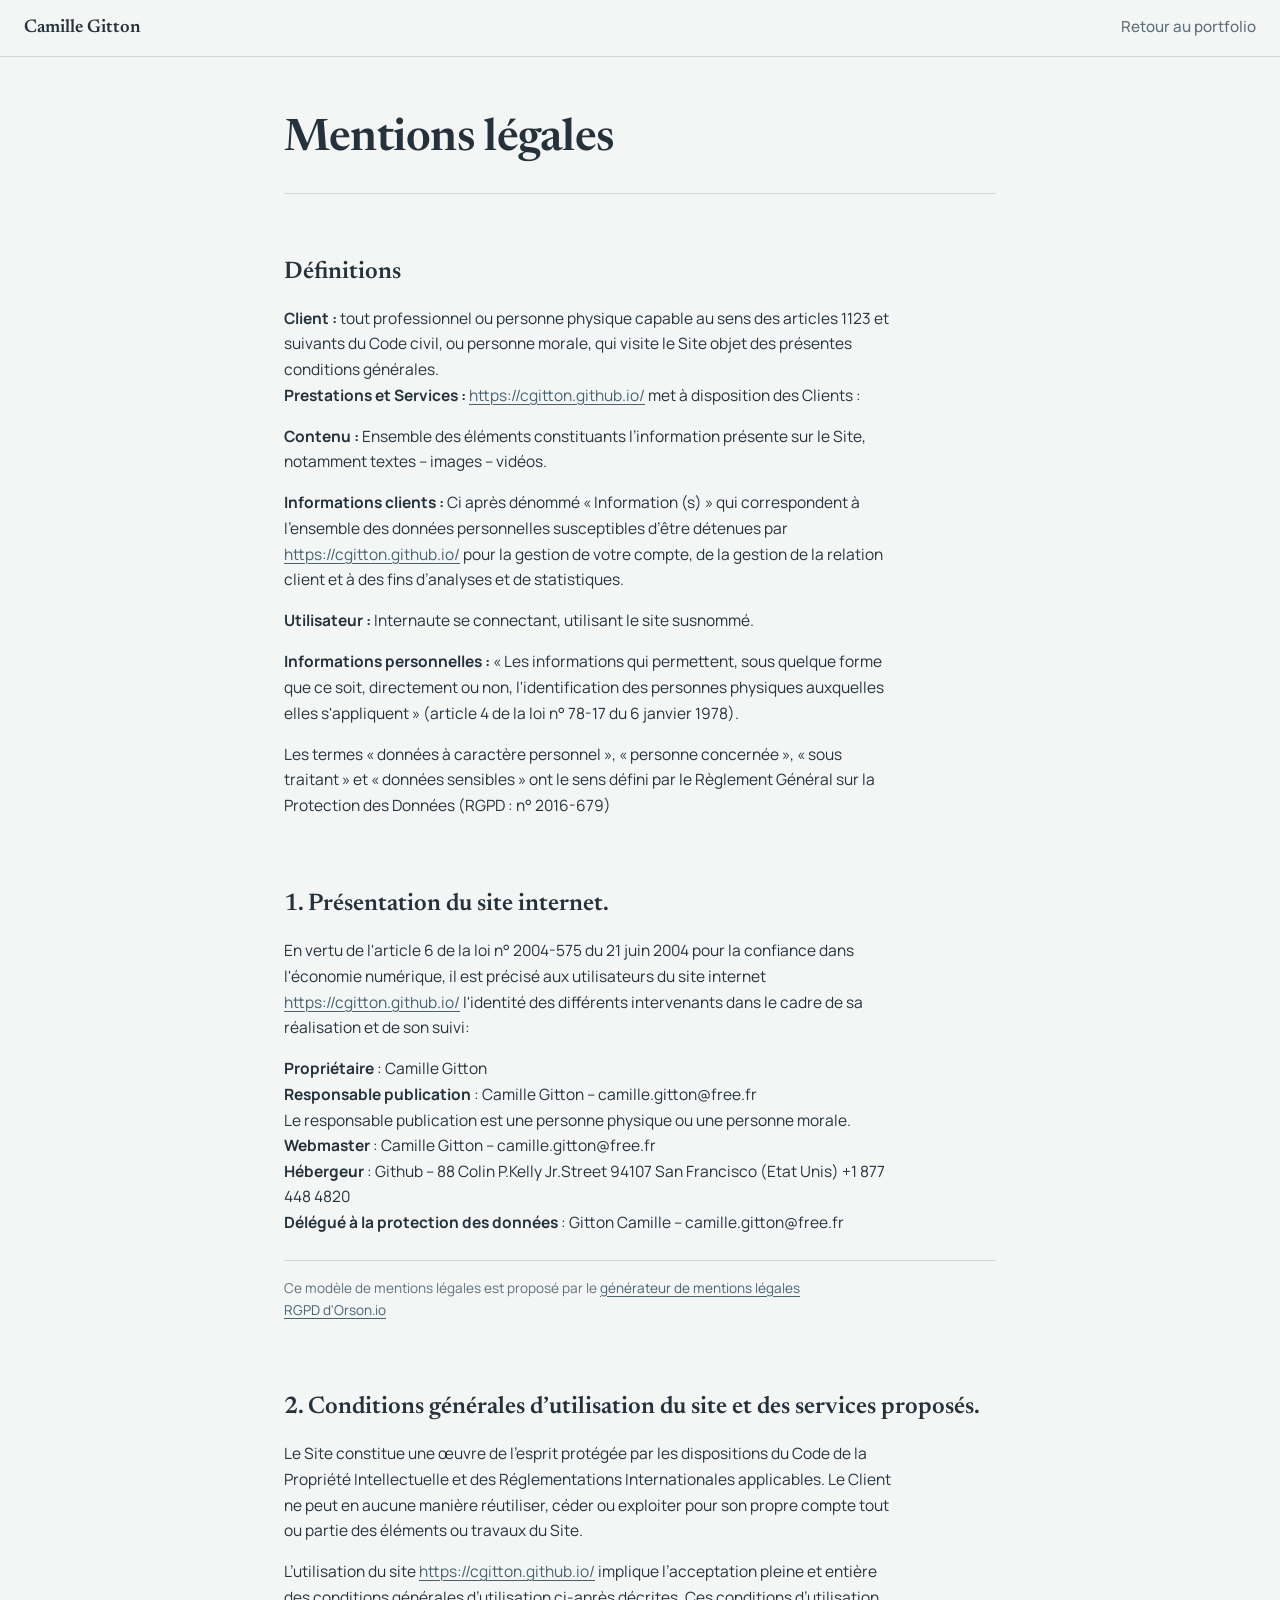
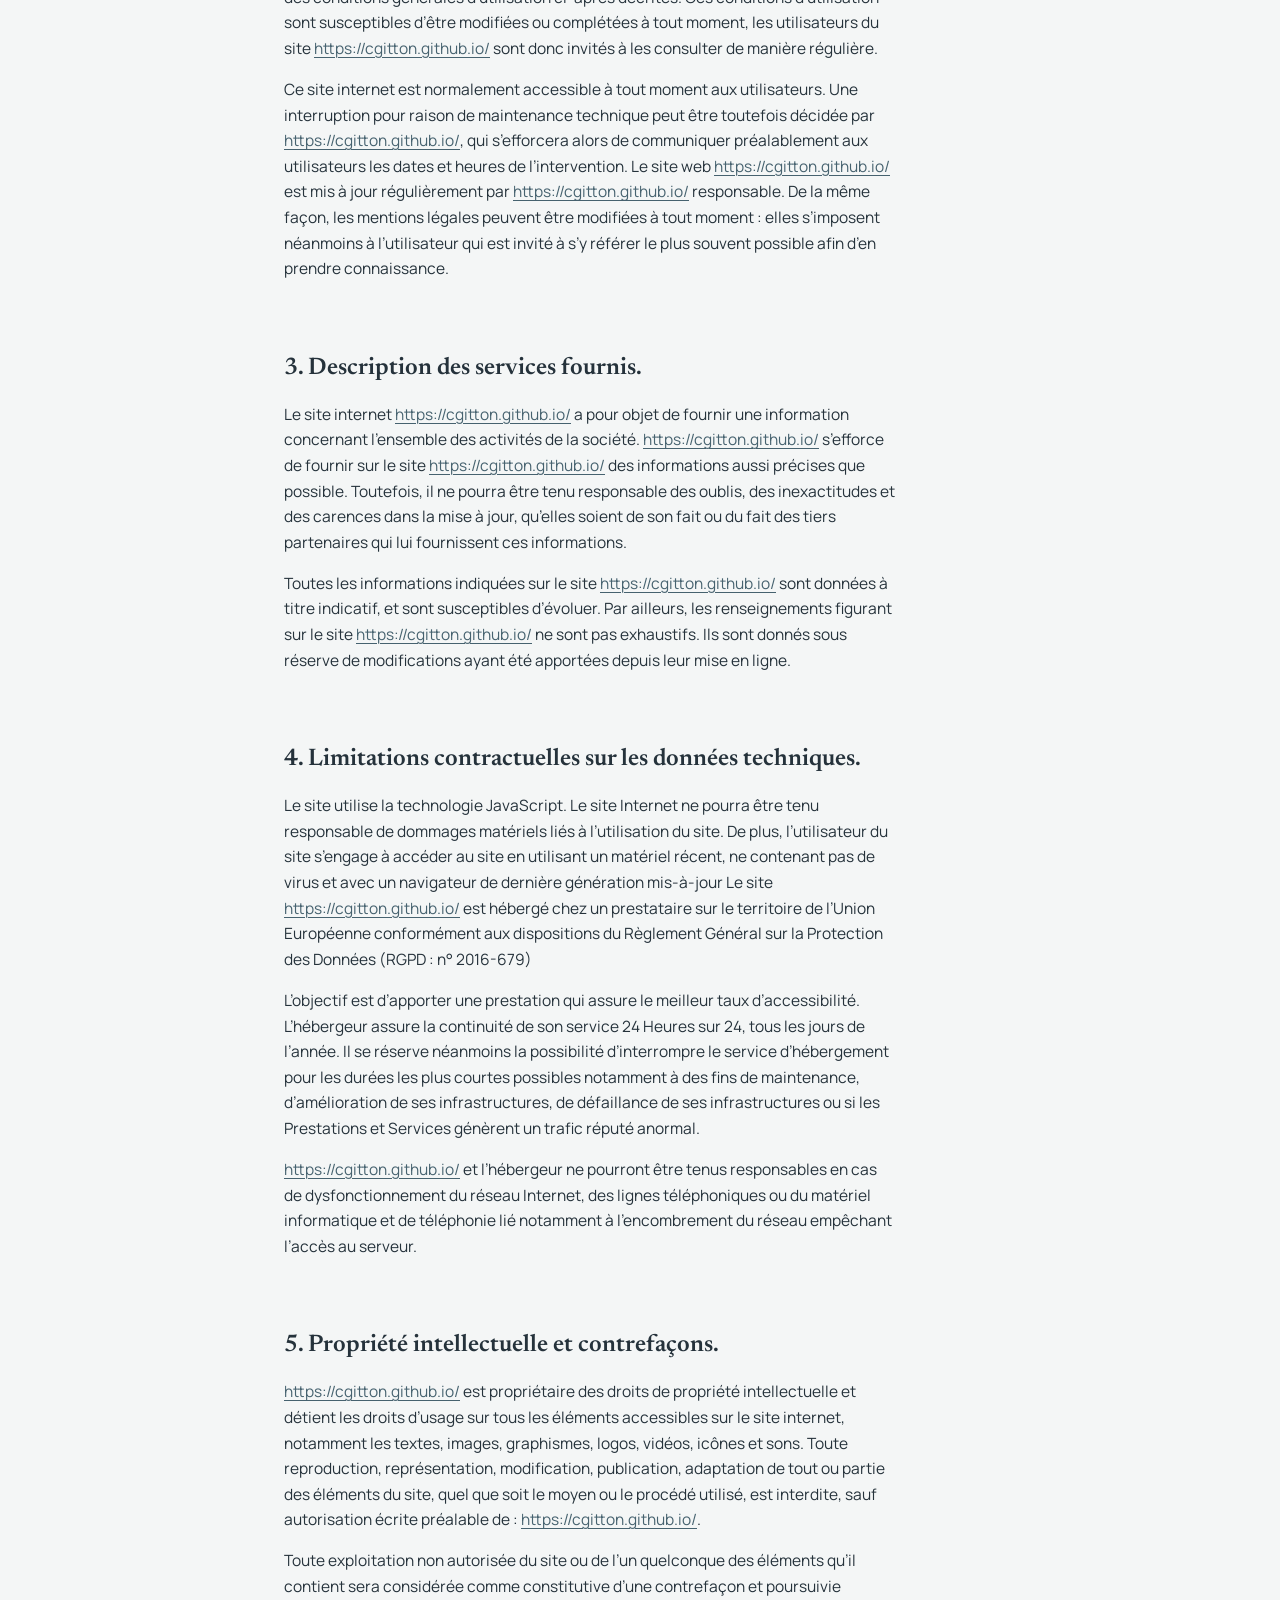
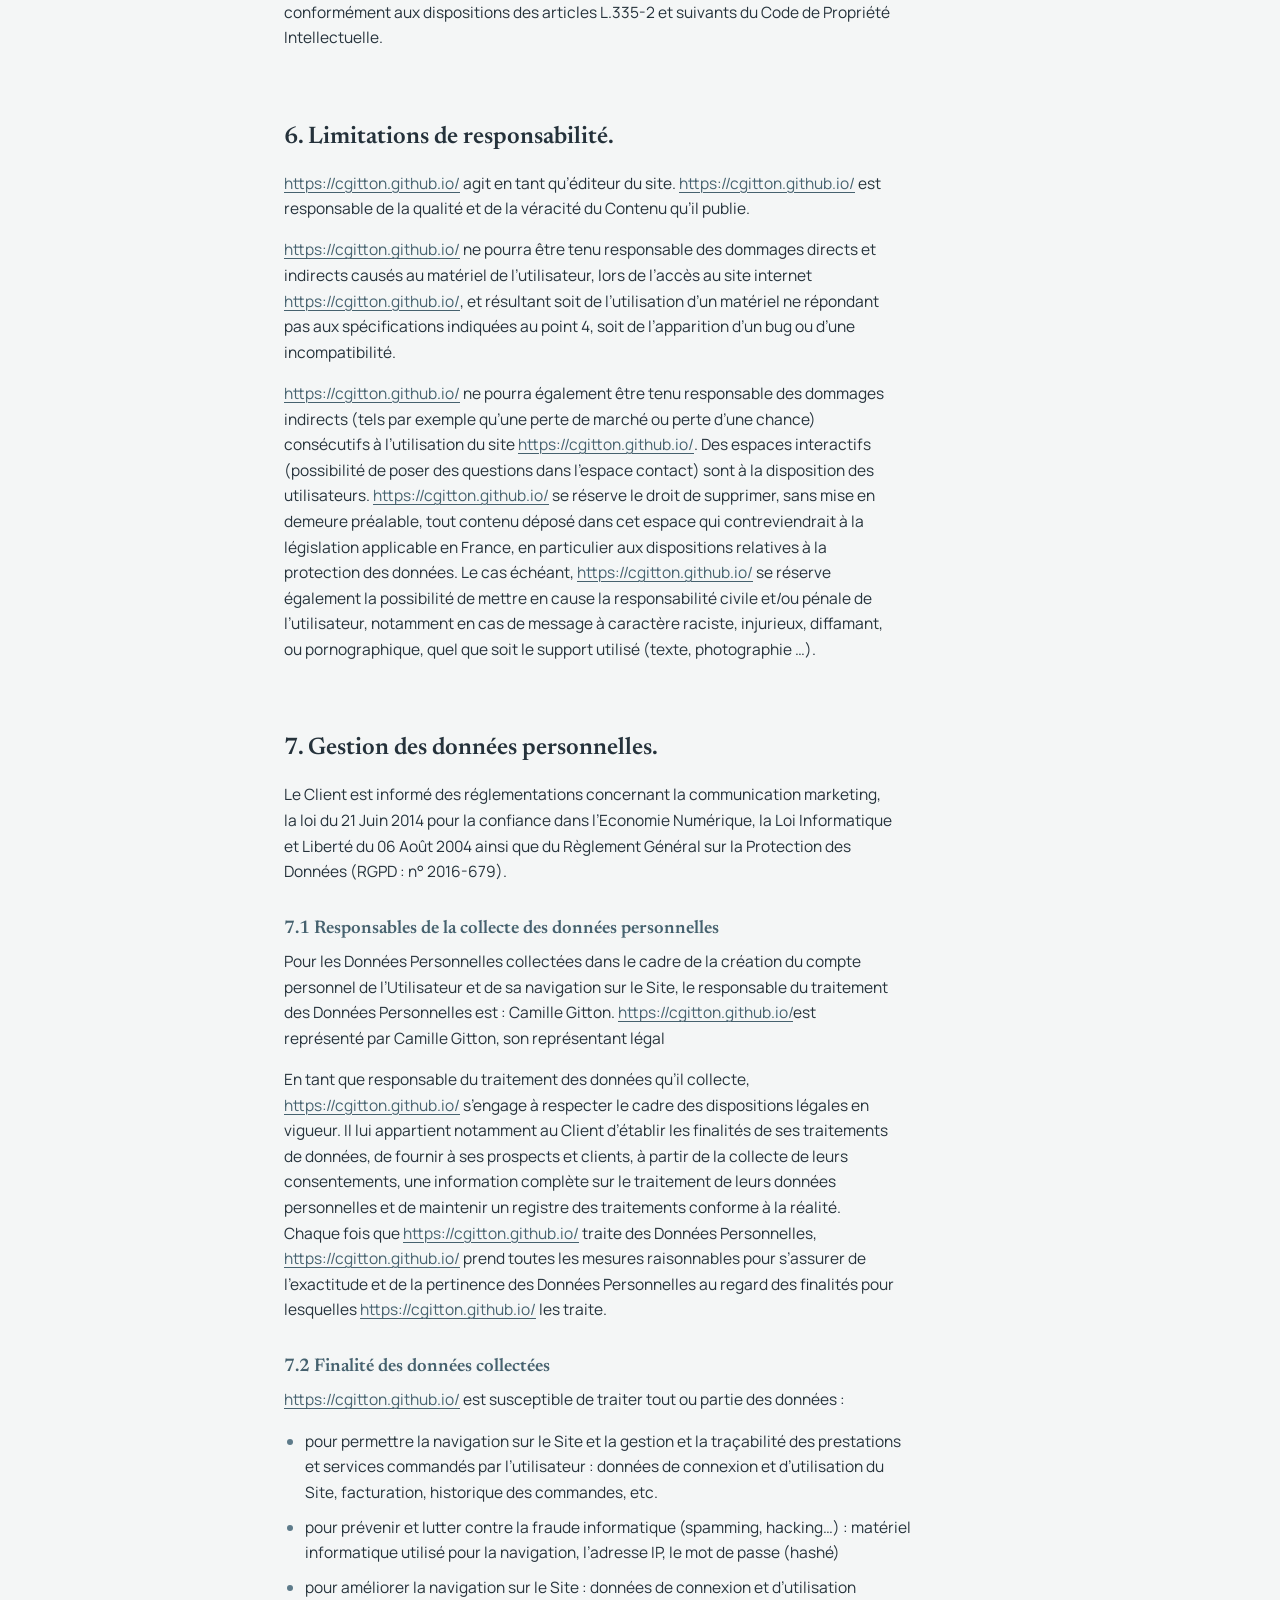
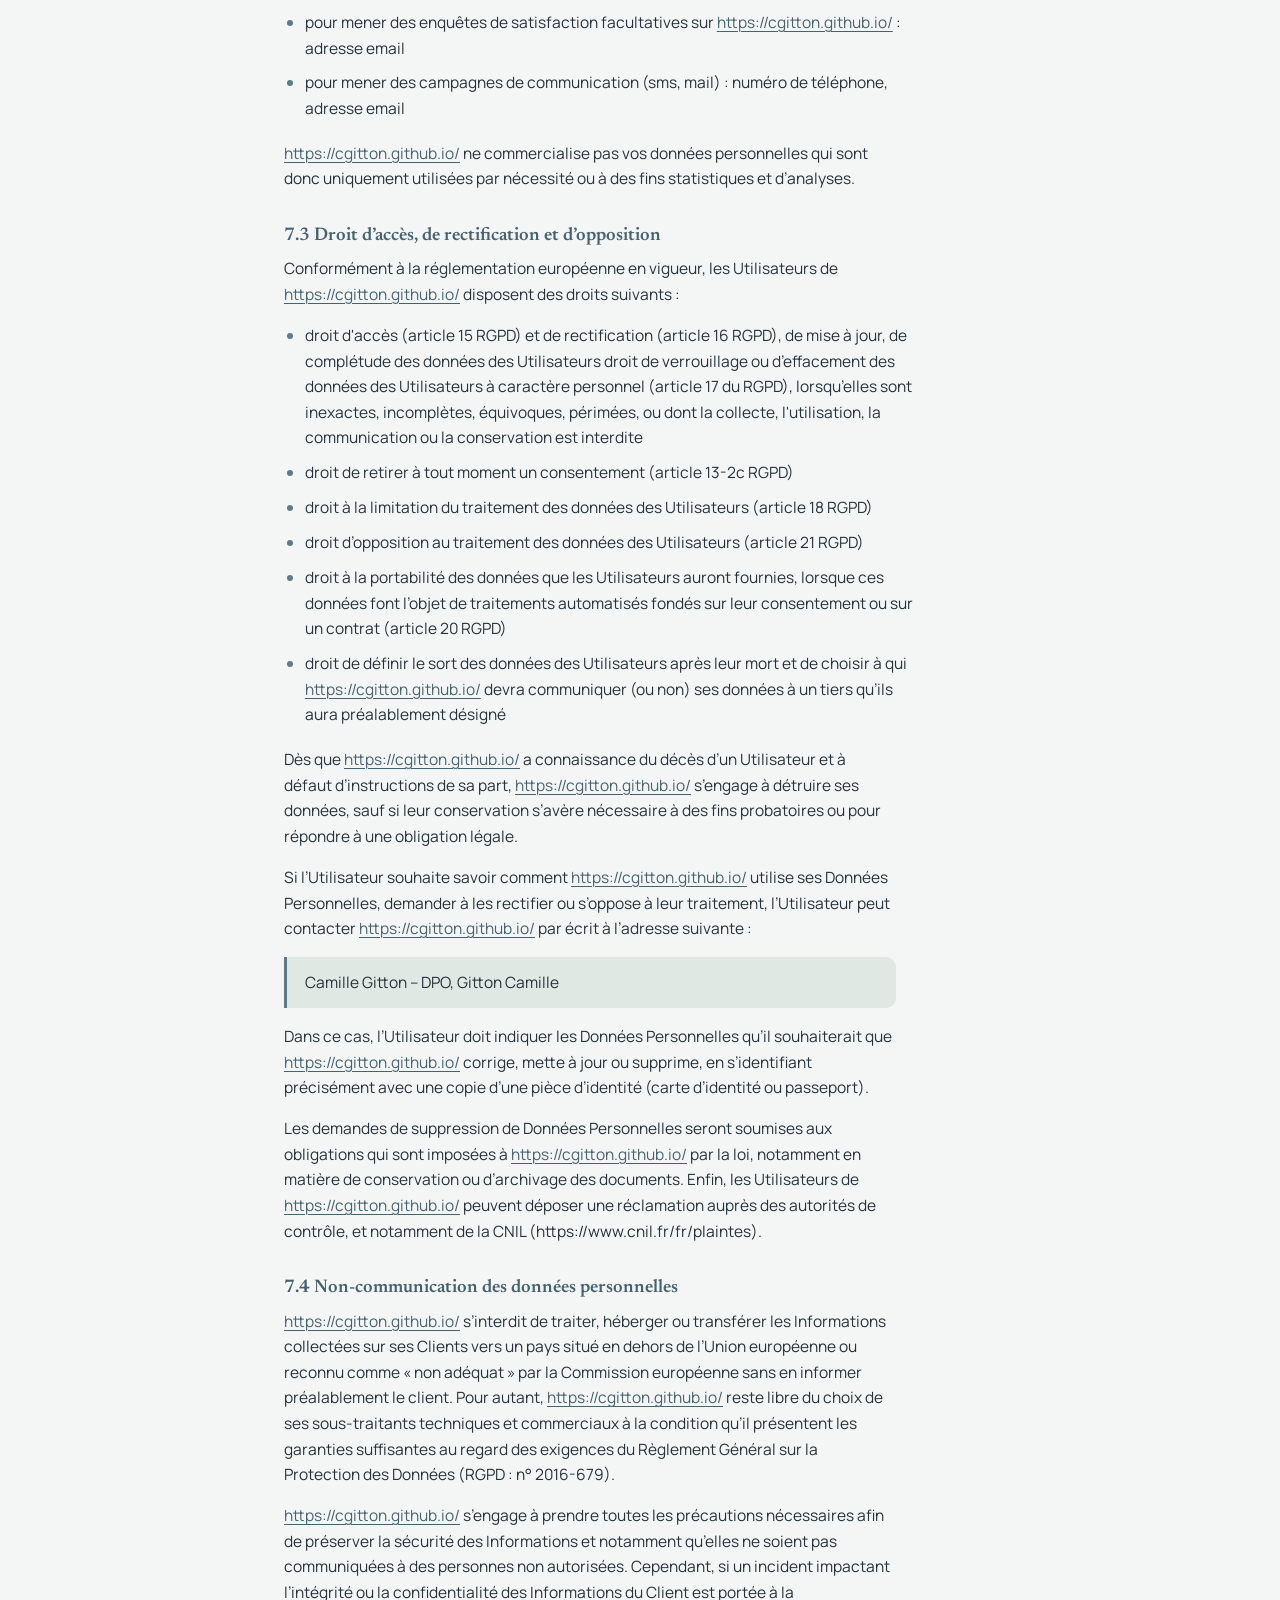
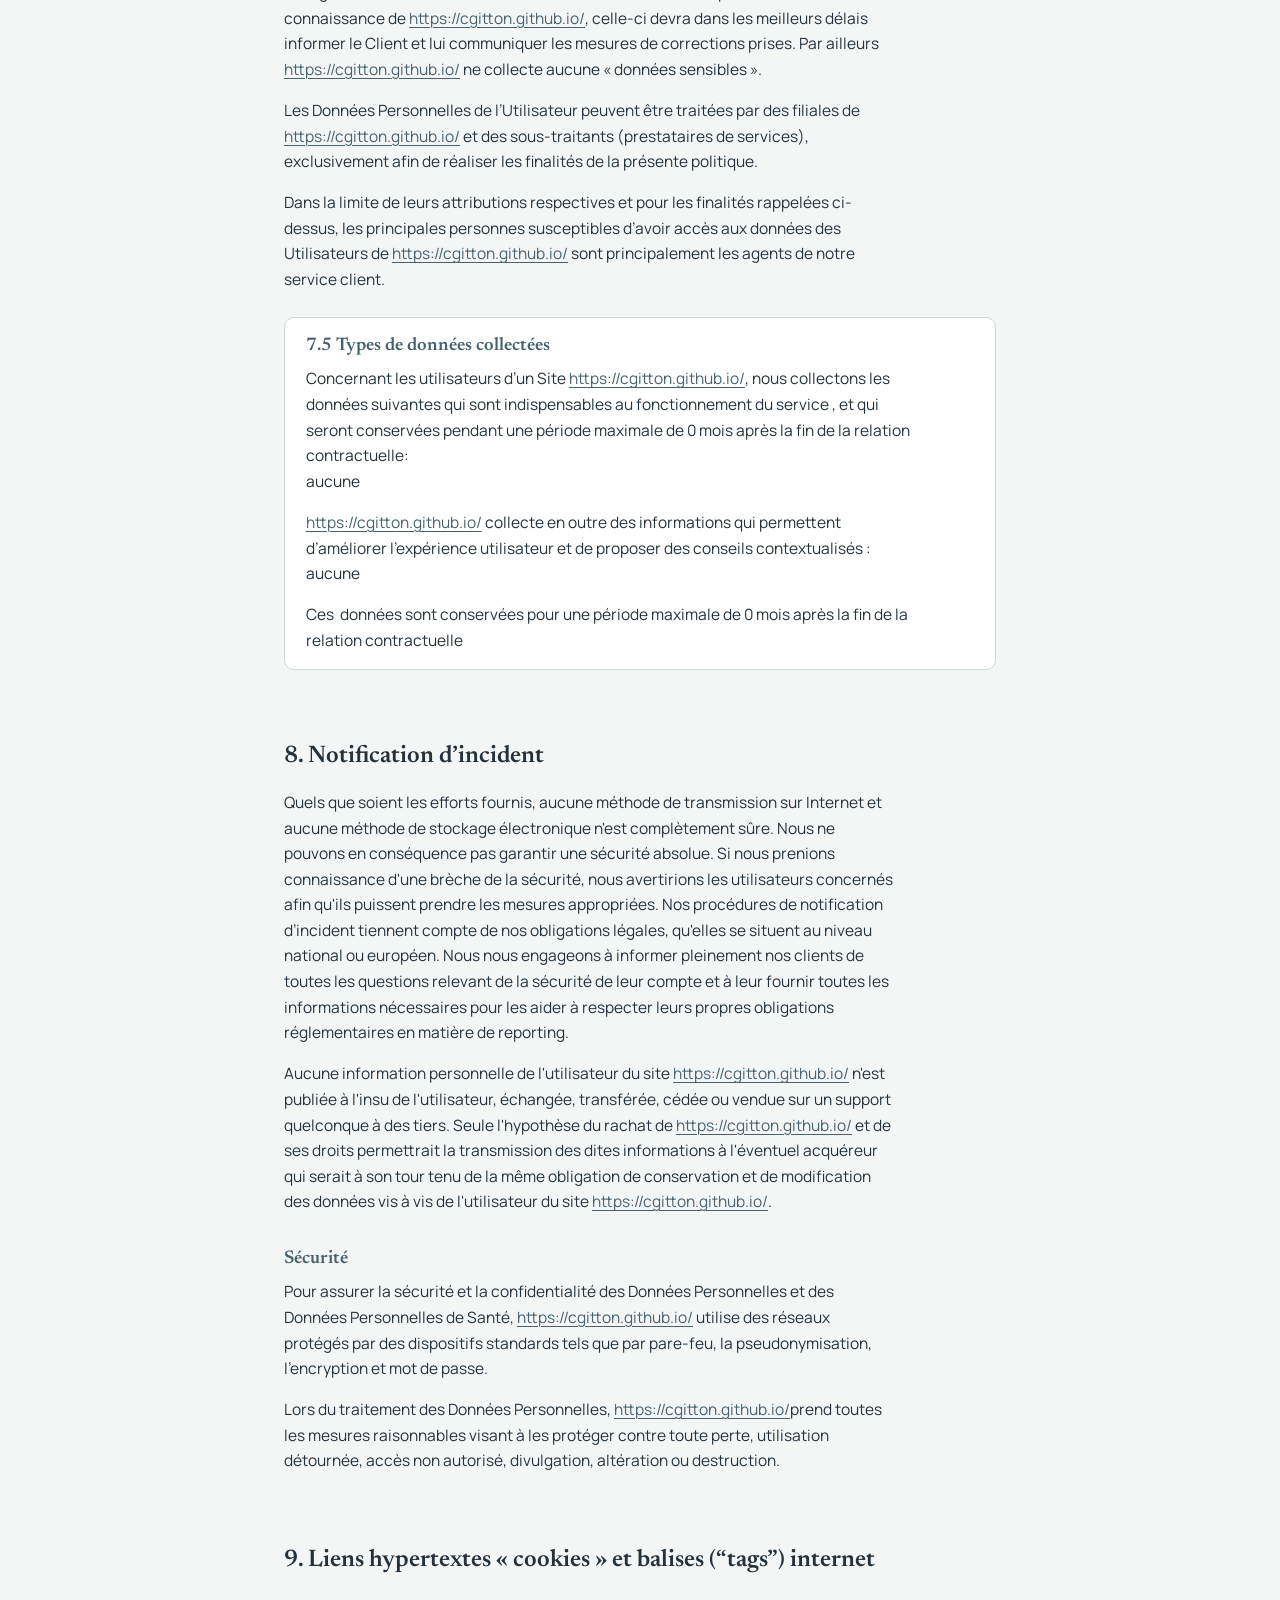
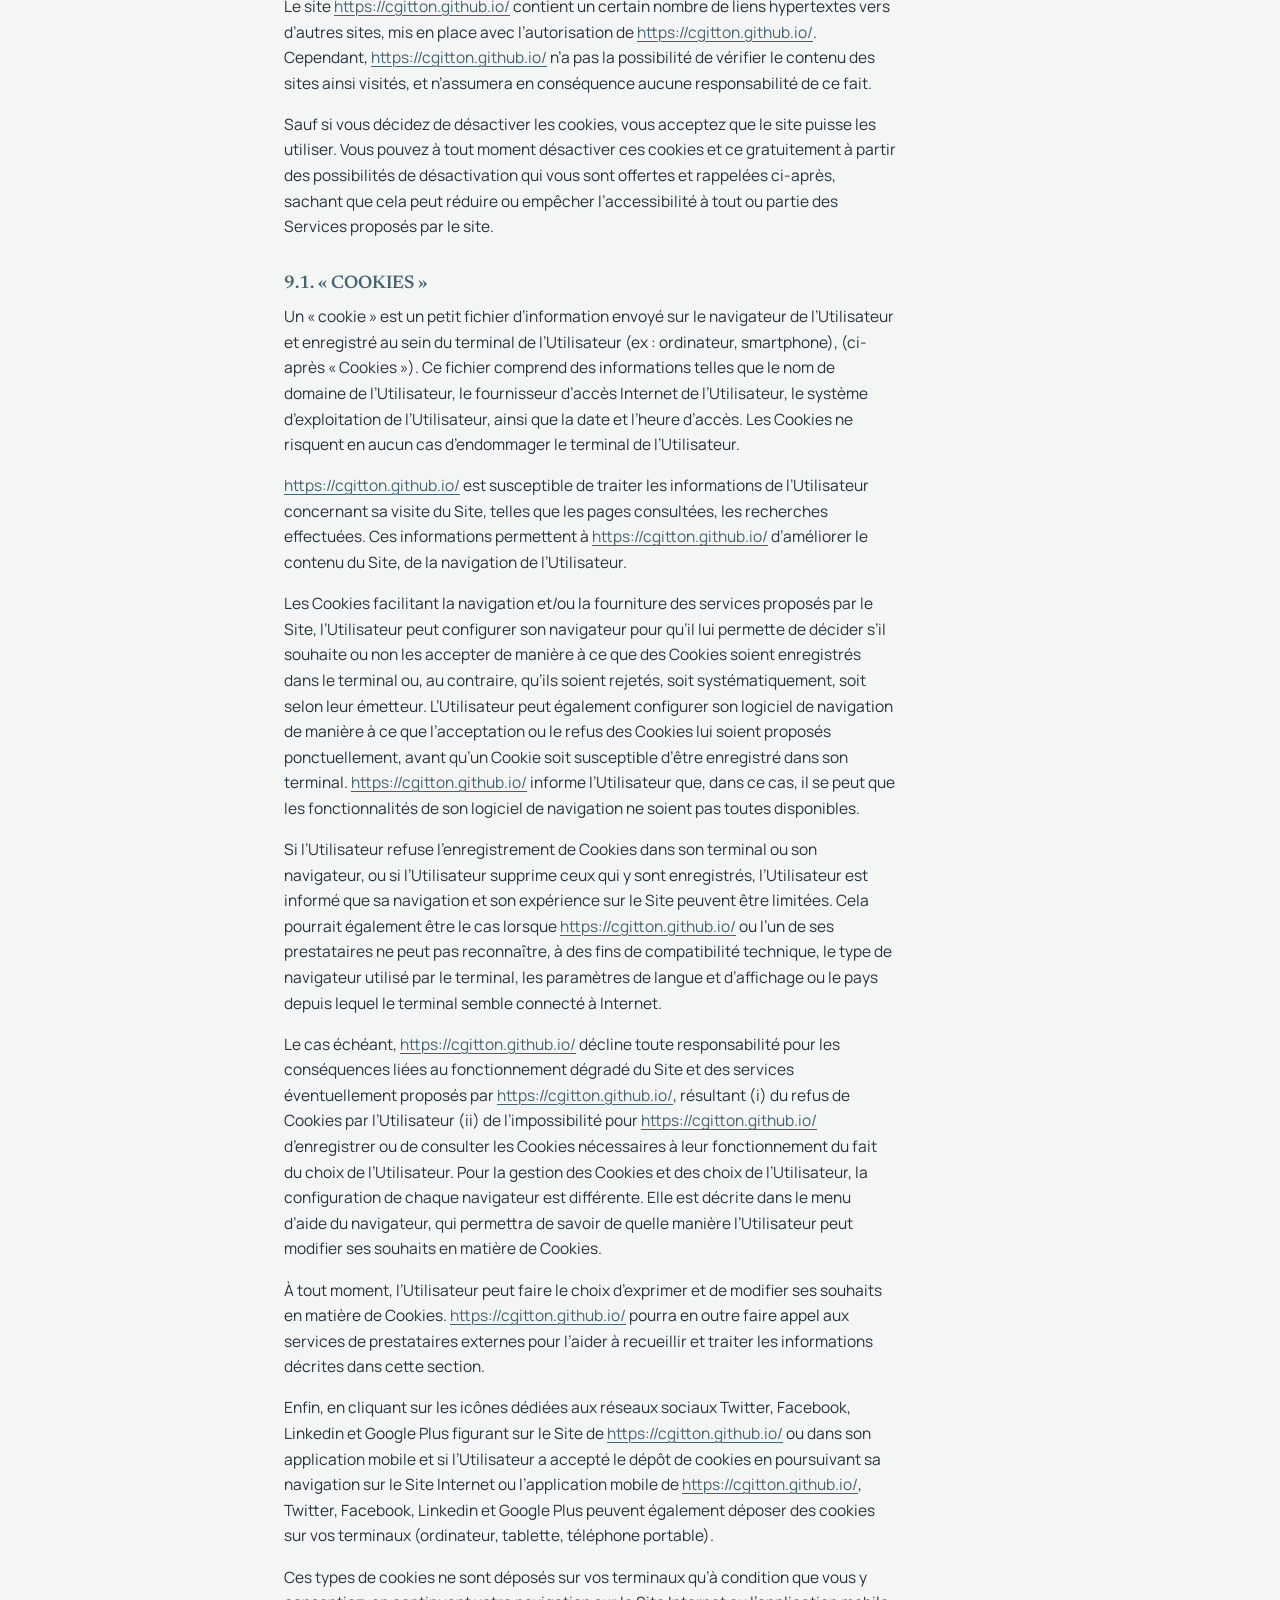
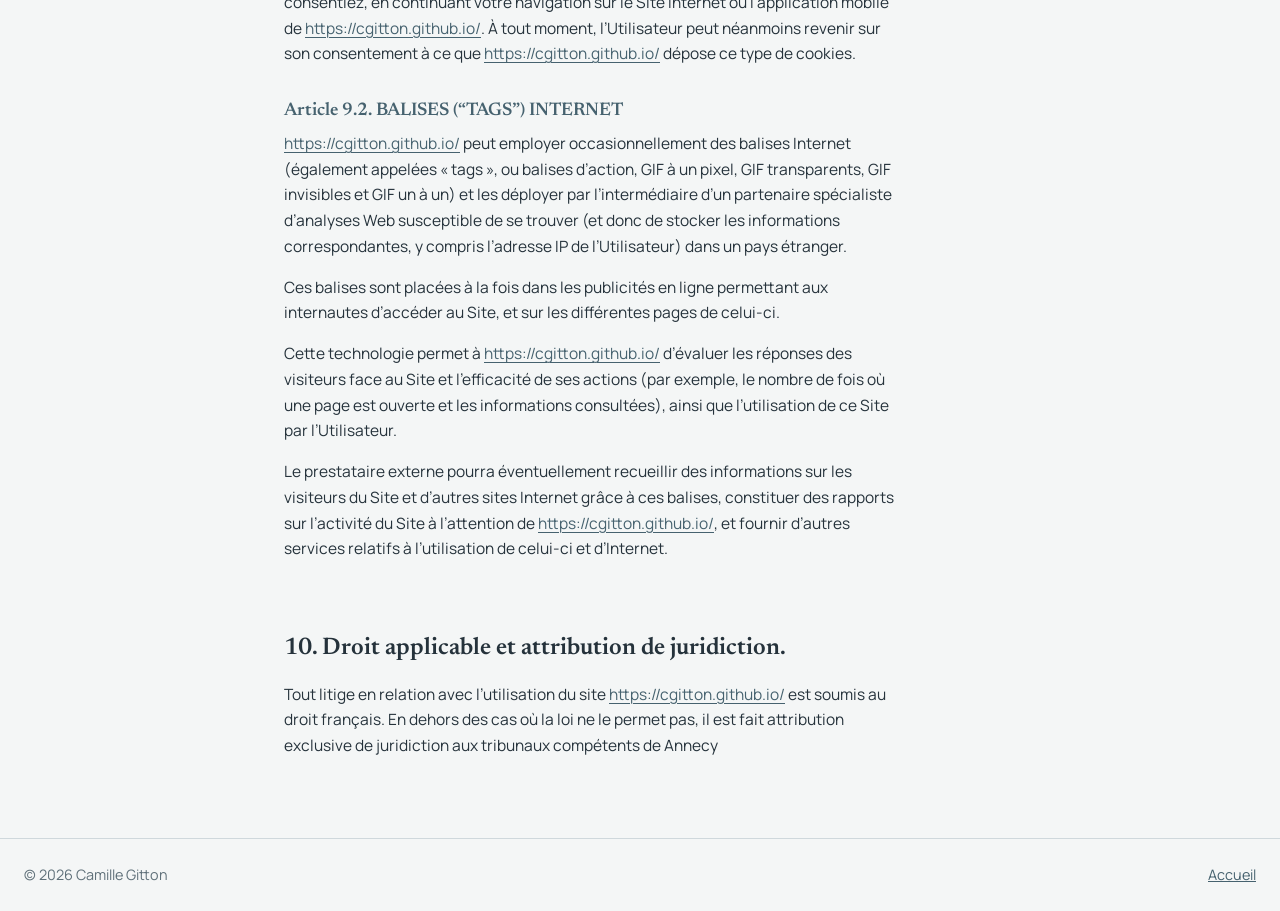
<file: mention_legales.html>
<!DOCTYPE html>
<html lang="fr">

<head>
    <meta charset="UTF-8">
    <meta name="viewport" content="width=device-width, initial-scale=1">
    <title>Mentions légales – Camille Gitton</title>
    <meta name="robots" content="noindex">
    <link rel="preconnect" href="https://fonts.googleapis.com">
    <link rel="preconnect" href="https://fonts.gstatic.com" crossorigin>
    <link href="https://fonts.googleapis.com/css2?family=Manrope:wght@400;500;700&family=Newsreader:opsz,wght@6..72,500;6..72,600&display=swap" rel="stylesheet">
    <link rel="stylesheet" href="css/style.css">
</head>

<body class="legal-page">
    <header class="nav">
        <a class="brand" href="index.html">Camille Gitton</a>
        <a class="back" href="index.html">Retour au portfolio</a>
    </header>
    <main class="legal">
    <h1>Mentions légales</h1>
    <h2>Définitions</h2>
    <p><b>Client :</b> tout professionnel ou personne physique capable au sens des articles 1123 et suivants du Code
        civil, ou personne morale, qui visite le Site objet des présentes conditions générales.<br>
        <b>Prestations et Services :</b> <a href="https://cgitton.github.io/">https://cgitton.github.io/</a> met à
        disposition des Clients :
    </p>

    <p><b>Contenu :</b> Ensemble des éléments constituants l’information présente sur le Site, notamment textes – images
        – vidéos.</p>

    <p><b>Informations clients :</b> Ci après dénommé « Information (s) » qui correspondent à l’ensemble des données
        personnelles susceptibles d’être détenues par <a
            href="https://cgitton.github.io/">https://cgitton.github.io/</a> pour la gestion de votre compte, de la
        gestion de la relation client et à des fins d’analyses et de statistiques.</p>


    <p><b>Utilisateur :</b> Internaute se connectant, utilisant le site susnommé.</p>
    <p><b>Informations personnelles :</b> « Les informations qui permettent, sous quelque forme que ce soit, directement
        ou non, l'identification des personnes physiques auxquelles elles s'appliquent » (article 4 de la loi n° 78-17
        du 6 janvier 1978).</p>
    <p>Les termes « données à caractère personnel », « personne concernée », « sous traitant » et « données sensibles »
        ont le sens défini par le Règlement Général sur la Protection des Données (RGPD : n° 2016-679)</p>

    <h2>1. Présentation du site internet.</h2>
    <p>En vertu de l'article 6 de la loi n° 2004-575 du 21 juin 2004 pour la confiance dans l'économie numérique, il est
        précisé aux utilisateurs du site internet <a href="https://cgitton.github.io/">https://cgitton.github.io/</a>
        l'identité des différents intervenants dans le cadre de sa réalisation et de son suivi:
    </p>
    <p><strong>Propriétaire</strong> : Camille Gitton <br>

        <strong>Responsable publication</strong> : Camille Gitton – camille.gitton@free.fr<br>
        Le responsable publication est une personne physique ou une personne morale.<br>
        <strong>Webmaster</strong> : Camille Gitton – camille.gitton@free.fr<br>
        <strong>Hébergeur</strong> : Github – 88 Colin P.Kelly Jr.Street 94107 San Francisco (Etat Unis) +1 877 448
        4820<br>
        <strong>Délégué à la protection des données</strong> : Gitton Camille – camille.gitton@free.fr<br>
    </p>

    <div class="credit">
        <p>Ce modèle de mentions légales est proposé par le <a
                href="https://fr.orson.io/1371/generateur-mentions-legales"
                title="générateur de mentions légales RGPD d">générateur de mentions légales RGPD d'Orson.io</a></p>
    </div>



    <h2>2. Conditions générales d’utilisation du site et des services proposés.</h2>

    <p>Le Site constitue une œuvre de l’esprit protégée par les dispositions du Code de la Propriété Intellectuelle et
        des Réglementations Internationales applicables.
        Le Client ne peut en aucune manière réutiliser, céder ou exploiter pour son propre compte tout ou partie des
        éléments ou travaux du Site.</p>

    <p>L’utilisation du site <a href="https://cgitton.github.io/">https://cgitton.github.io/</a> implique l’acceptation
        pleine et entière des conditions générales d’utilisation ci-après décrites. Ces conditions d’utilisation sont
        susceptibles d’être modifiées ou complétées à tout moment, les utilisateurs du site <a
            href="https://cgitton.github.io/">https://cgitton.github.io/</a> sont donc invités à les consulter de
        manière régulière.</p>

    <p>Ce site internet est normalement accessible à tout moment aux utilisateurs. Une interruption pour raison de
        maintenance technique peut être toutefois décidée par <a
            href="https://cgitton.github.io/">https://cgitton.github.io/</a>, qui s’efforcera alors de communiquer
        préalablement aux utilisateurs les dates et heures de l’intervention.
        Le site web <a href="https://cgitton.github.io/">https://cgitton.github.io/</a> est mis à jour régulièrement par
        <a href="https://cgitton.github.io/">https://cgitton.github.io/</a> responsable. De la même façon, les mentions
        légales peuvent être modifiées à tout moment : elles s’imposent néanmoins à l’utilisateur qui est invité à s’y
        référer le plus souvent possible afin d’en prendre connaissance.</p>

    <h2>3. Description des services fournis.</h2>

    <p>Le site internet <a href="https://cgitton.github.io/">https://cgitton.github.io/</a> a pour objet de fournir une
        information concernant l’ensemble des activités de la société.
        <a href="https://cgitton.github.io/">https://cgitton.github.io/</a> s’efforce de fournir sur le site <a
            href="https://cgitton.github.io/">https://cgitton.github.io/</a> des informations aussi précises que
        possible. Toutefois, il ne pourra être tenu responsable des oublis, des inexactitudes et des carences dans la
        mise à jour, qu’elles soient de son fait ou du fait des tiers partenaires qui lui fournissent ces informations.
    </p>

    <p>Toutes les informations indiquées sur le site <a href="https://cgitton.github.io/">https://cgitton.github.io/</a>
        sont données à titre indicatif, et sont susceptibles d’évoluer. Par ailleurs, les renseignements figurant sur le
        site <a href="https://cgitton.github.io/">https://cgitton.github.io/</a> ne sont pas exhaustifs. Ils sont donnés
        sous réserve de modifications ayant été apportées depuis leur mise en ligne.</p>

    <h2>4. Limitations contractuelles sur les données techniques.</h2>

    <p>Le site utilise la technologie JavaScript.

        Le site Internet ne pourra être tenu responsable de dommages matériels liés à l’utilisation du site. De plus,
        l’utilisateur du site s’engage à accéder au site en utilisant un matériel récent, ne contenant pas de virus et
        avec un navigateur de dernière génération mis-à-jour
        Le site <a href="https://cgitton.github.io/">https://cgitton.github.io/</a> est hébergé chez un prestataire sur
        le territoire de l’Union Européenne conformément aux dispositions du Règlement Général sur la Protection des
        Données (RGPD : n° 2016-679)</p>

    <p>L’objectif est d’apporter une prestation qui assure le meilleur taux d’accessibilité. L’hébergeur assure la
        continuité de son service 24 Heures sur 24, tous les jours de l’année. Il se réserve néanmoins la possibilité
        d’interrompre le service d’hébergement pour les durées les plus courtes possibles notamment à des fins de
        maintenance, d’amélioration de ses infrastructures, de défaillance de ses infrastructures ou si les Prestations
        et Services génèrent un trafic réputé anormal.</p>

    <p><a href="https://cgitton.github.io/">https://cgitton.github.io/</a> et l’hébergeur ne pourront être tenus
        responsables en cas de dysfonctionnement du réseau Internet, des lignes téléphoniques ou du matériel
        informatique et de téléphonie lié notamment à l’encombrement du réseau empêchant l’accès au serveur.</p>

    <h2>5. Propriété intellectuelle et contrefaçons.</h2>

    <p><a href="https://cgitton.github.io/">https://cgitton.github.io/</a> est propriétaire des droits de propriété
        intellectuelle et détient les droits d’usage sur tous les éléments accessibles sur le site internet, notamment
        les textes, images, graphismes, logos, vidéos, icônes et sons.
        Toute reproduction, représentation, modification, publication, adaptation de tout ou partie des éléments du
        site, quel que soit le moyen ou le procédé utilisé, est interdite, sauf autorisation écrite préalable de : <a
            href="https://cgitton.github.io/">https://cgitton.github.io/</a>.</p>

    <p>Toute exploitation non autorisée du site ou de l’un quelconque des éléments qu’il contient sera considérée comme
        constitutive d’une contrefaçon et poursuivie conformément aux dispositions des articles L.335-2 et suivants du
        Code de Propriété Intellectuelle.</p>

    <h2>6. Limitations de responsabilité.</h2>

    <p><a href="https://cgitton.github.io/">https://cgitton.github.io/</a> agit en tant qu’éditeur du site. <a
            href="https://cgitton.github.io/">https://cgitton.github.io/</a> est responsable de la qualité et de la
        véracité du Contenu qu’il publie. </p>

    <p><a href="https://cgitton.github.io/">https://cgitton.github.io/</a> ne pourra être tenu responsable des dommages
        directs et indirects causés au matériel de l’utilisateur, lors de l’accès au site internet <a
            href="https://cgitton.github.io/">https://cgitton.github.io/</a>, et résultant soit de l’utilisation d’un
        matériel ne répondant pas aux spécifications indiquées au point 4, soit de l’apparition d’un bug ou d’une
        incompatibilité.</p>

    <p><a href="https://cgitton.github.io/">https://cgitton.github.io/</a> ne pourra également être tenu responsable des
        dommages indirects (tels par exemple qu’une perte de marché ou perte d’une chance) consécutifs à l’utilisation
        du site <a href="https://cgitton.github.io/">https://cgitton.github.io/</a>.
        Des espaces interactifs (possibilité de poser des questions dans l’espace contact) sont à la disposition des
        utilisateurs. <a href="https://cgitton.github.io/">https://cgitton.github.io/</a> se réserve le droit de
        supprimer, sans mise en demeure préalable, tout contenu déposé dans cet espace qui contreviendrait à la
        législation applicable en France, en particulier aux dispositions relatives à la protection des données. Le cas
        échéant, <a href="https://cgitton.github.io/">https://cgitton.github.io/</a> se réserve également la possibilité
        de mettre en cause la responsabilité civile et/ou pénale de l’utilisateur, notamment en cas de message à
        caractère raciste, injurieux, diffamant, ou pornographique, quel que soit le support utilisé (texte,
        photographie …).</p>

    <h2>7. Gestion des données personnelles.</h2>

    <p>Le Client est informé des réglementations concernant la communication marketing, la loi du 21 Juin 2014 pour la
        confiance dans l’Economie Numérique, la Loi Informatique et Liberté du 06 Août 2004 ainsi que du Règlement
        Général sur la Protection des Données (RGPD : n° 2016-679). </p>

    <h3>7.1 Responsables de la collecte des données personnelles</h3>

    <p>Pour les Données Personnelles collectées dans le cadre de la création du compte personnel de l’Utilisateur et de
        sa navigation sur le Site, le responsable du traitement des Données Personnelles est : Camille Gitton. <a
            href="https://cgitton.github.io/">https://cgitton.github.io/</a>est représenté par Camille Gitton, son
        représentant légal</p>

    <p>En tant que responsable du traitement des données qu’il collecte, <a
            href="https://cgitton.github.io/">https://cgitton.github.io/</a> s’engage à respecter le cadre des
        dispositions légales en vigueur. Il lui appartient notamment au Client d’établir les finalités de ses
        traitements de données, de fournir à ses prospects et clients, à partir de la collecte de leurs consentements,
        une information complète sur le traitement de leurs données personnelles et de maintenir un registre des
        traitements conforme à la réalité.
        Chaque fois que <a href="https://cgitton.github.io/">https://cgitton.github.io/</a> traite des Données
        Personnelles, <a href="https://cgitton.github.io/">https://cgitton.github.io/</a> prend toutes les mesures
        raisonnables pour s’assurer de l’exactitude et de la pertinence des Données Personnelles au regard des finalités
        pour lesquelles <a href="https://cgitton.github.io/">https://cgitton.github.io/</a> les traite.</p>

    <h3>7.2 Finalité des données collectées</h3>

    <p><a href="https://cgitton.github.io/">https://cgitton.github.io/</a> est susceptible de traiter tout ou partie des
        données : </p>

    <ul>

        <li>pour permettre la navigation sur le Site et la gestion et la traçabilité des prestations et services
            commandés par l’utilisateur : données de connexion et d’utilisation du Site, facturation, historique des
            commandes, etc. </li>

        <li>pour prévenir et lutter contre la fraude informatique (spamming, hacking…) : matériel informatique utilisé
            pour la navigation, l’adresse IP, le mot de passe (hashé) </li>

        <li>pour améliorer la navigation sur le Site : données de connexion et d’utilisation </li>

        <li>pour mener des enquêtes de satisfaction facultatives sur <a
                href="https://cgitton.github.io/">https://cgitton.github.io/</a> : adresse email </li>
        <li>pour mener des campagnes de communication (sms, mail) : numéro de téléphone, adresse email</li>


    </ul>

    <p><a href="https://cgitton.github.io/">https://cgitton.github.io/</a> ne commercialise pas vos données personnelles
        qui sont donc uniquement utilisées par nécessité ou à des fins statistiques et d’analyses.</p>

    <h3>7.3 Droit d’accès, de rectification et d’opposition</h3>

    <p>
        Conformément à la réglementation européenne en vigueur, les Utilisateurs de <a
            href="https://cgitton.github.io/">https://cgitton.github.io/</a> disposent des droits suivants : </p>
    <ul>

        <li>droit d'accès (article 15 RGPD) et de rectification (article 16 RGPD), de mise à jour, de complétude des
            données des Utilisateurs droit de verrouillage ou d’effacement des données des Utilisateurs à caractère
            personnel (article 17 du RGPD), lorsqu’elles sont inexactes, incomplètes, équivoques, périmées, ou dont la
            collecte, l'utilisation, la communication ou la conservation est interdite </li>

        <li>droit de retirer à tout moment un consentement (article 13-2c RGPD) </li>

        <li>droit à la limitation du traitement des données des Utilisateurs (article 18 RGPD) </li>

        <li>droit d’opposition au traitement des données des Utilisateurs (article 21 RGPD) </li>

        <li>droit à la portabilité des données que les Utilisateurs auront fournies, lorsque ces données font l’objet de
            traitements automatisés fondés sur leur consentement ou sur un contrat (article 20 RGPD) </li>

        <li>droit de définir le sort des données des Utilisateurs après leur mort et de choisir à qui <a
                href="https://cgitton.github.io/">https://cgitton.github.io/</a> devra communiquer (ou non) ses données
            à un tiers qu’ils aura préalablement désigné</li>
    </ul>

    <p>Dès que <a href="https://cgitton.github.io/">https://cgitton.github.io/</a> a connaissance du décès d’un
        Utilisateur et à défaut d’instructions de sa part, <a
            href="https://cgitton.github.io/">https://cgitton.github.io/</a> s’engage à détruire ses données, sauf si
        leur conservation s’avère nécessaire à des fins probatoires ou pour répondre à une obligation légale.</p>

    <p>Si l’Utilisateur souhaite savoir comment <a href="https://cgitton.github.io/">https://cgitton.github.io/</a>
        utilise ses Données Personnelles, demander à les rectifier ou s’oppose à leur traitement, l’Utilisateur peut
        contacter <a href="https://cgitton.github.io/">https://cgitton.github.io/</a> par écrit à l’adresse suivante :
    </p>

    <p class="address">Camille Gitton – DPO, Gitton Camille</p>

    <p>Dans ce cas, l’Utilisateur doit indiquer les Données Personnelles qu’il souhaiterait que <a
            href="https://cgitton.github.io/">https://cgitton.github.io/</a> corrige, mette à jour ou supprime, en
        s’identifiant précisément avec une copie d’une pièce d’identité (carte d’identité ou passeport). </p>

    <p>
        Les demandes de suppression de Données Personnelles seront soumises aux obligations qui sont imposées à <a
            href="https://cgitton.github.io/">https://cgitton.github.io/</a> par la loi, notamment en matière de
        conservation ou d’archivage des documents. Enfin, les Utilisateurs de <a
            href="https://cgitton.github.io/">https://cgitton.github.io/</a> peuvent déposer une réclamation auprès des
        autorités de contrôle, et notamment de la CNIL (https://www.cnil.fr/fr/plaintes).</p>

    <h3>7.4 Non-communication des données personnelles</h3>

    <p>
        <a href="https://cgitton.github.io/">https://cgitton.github.io/</a> s’interdit de traiter, héberger ou
        transférer les Informations collectées sur ses Clients vers un pays situé en dehors de l’Union européenne ou
        reconnu comme « non adéquat » par la Commission européenne sans en informer préalablement le client. Pour
        autant, <a href="https://cgitton.github.io/">https://cgitton.github.io/</a> reste libre du choix de ses
        sous-traitants techniques et commerciaux à la condition qu’il présentent les garanties suffisantes au regard des
        exigences du Règlement Général sur la Protection des Données (RGPD : n° 2016-679).
    </p>

    <p>
        <a href="https://cgitton.github.io/">https://cgitton.github.io/</a> s’engage à prendre toutes les précautions
        nécessaires afin de préserver la sécurité des Informations et notamment qu’elles ne soient pas communiquées à
        des personnes non autorisées. Cependant, si un incident impactant l’intégrité ou la confidentialité des
        Informations du Client est portée à la connaissance de <a
            href="https://cgitton.github.io/">https://cgitton.github.io/</a>, celle-ci devra dans les meilleurs délais
        informer le Client et lui communiquer les mesures de corrections prises. Par ailleurs <a
            href="https://cgitton.github.io/">https://cgitton.github.io/</a> ne collecte aucune « données sensibles ».
    </p>

    <p>
        Les Données Personnelles de l’Utilisateur peuvent être traitées par des filiales de <a
            href="https://cgitton.github.io/">https://cgitton.github.io/</a> et des sous-traitants (prestataires de
        services), exclusivement afin de réaliser les finalités de la présente politique.</p>
    <p>
        Dans la limite de leurs attributions respectives et pour les finalités rappelées ci-dessus, les principales
        personnes susceptibles d’avoir accès aux données des Utilisateurs de <a
            href="https://cgitton.github.io/">https://cgitton.github.io/</a> sont principalement les agents de notre
        service client.</p>

    <div class="data-types">
        <h3>7.5 Types de données collectées</h3>
        <p>Concernant les utilisateurs d’un Site <a href="https://cgitton.github.io/">https://cgitton.github.io/</a>,
            nous collectons les données suivantes qui sont indispensables au fonctionnement du service&nbsp;, et qui
            seront conservées pendant une période maximale de 0 mois après la fin de la relation
            contractuelle:<br>aucune</p>
        <p><a href="https://cgitton.github.io/">https://cgitton.github.io/</a> collecte en outre des informations qui
            permettent d’améliorer l’expérience utilisateur et de proposer des conseils contextualisés&nbsp;:<br>aucune
        </p>
        <p> Ces &nbsp;données sont conservées pour une période maximale de 0 mois après la fin de la relation
            contractuelle</p>
    </div>


    <h2>8. Notification d’incident</h2>
    <p>
        Quels que soient les efforts fournis, aucune méthode de transmission sur Internet et aucune méthode de stockage
        électronique n'est complètement sûre. Nous ne pouvons en conséquence pas garantir une sécurité absolue.
        Si nous prenions connaissance d'une brèche de la sécurité, nous avertirions les utilisateurs concernés afin
        qu'ils puissent prendre les mesures appropriées. Nos procédures de notification d’incident tiennent compte de
        nos obligations légales, qu'elles se situent au niveau national ou européen. Nous nous engageons à informer
        pleinement nos clients de toutes les questions relevant de la sécurité de leur compte et à leur fournir toutes
        les informations nécessaires pour les aider à respecter leurs propres obligations réglementaires en matière de
        reporting.</p>
    <p>
        Aucune information personnelle de l'utilisateur du site <a
            href="https://cgitton.github.io/">https://cgitton.github.io/</a> n'est publiée à l'insu de l'utilisateur,
        échangée, transférée, cédée ou vendue sur un support quelconque à des tiers. Seule l'hypothèse du rachat de <a
            href="https://cgitton.github.io/">https://cgitton.github.io/</a> et de ses droits permettrait la
        transmission des dites informations à l'éventuel acquéreur qui serait à son tour tenu de la même obligation de
        conservation et de modification des données vis à vis de l'utilisateur du site <a
            href="https://cgitton.github.io/">https://cgitton.github.io/</a>.</p>

    <h3>Sécurité</h3>

    <p>
        Pour assurer la sécurité et la confidentialité des Données Personnelles et des Données Personnelles de Santé, <a
            href="https://cgitton.github.io/">https://cgitton.github.io/</a> utilise des réseaux protégés par des
        dispositifs standards tels que par pare-feu, la pseudonymisation, l’encryption et mot de passe. </p>

    <p>
        Lors du traitement des Données Personnelles, <a
            href="https://cgitton.github.io/">https://cgitton.github.io/</a>prend toutes les mesures raisonnables visant
        à les protéger contre toute perte, utilisation détournée, accès non autorisé, divulgation, altération ou
        destruction.</p>

    <h2>9. Liens hypertextes « cookies » et balises (“tags”) internet</h2>
    <p>
        Le site <a href="https://cgitton.github.io/">https://cgitton.github.io/</a> contient un certain nombre de liens
        hypertextes vers d’autres sites, mis en place avec l’autorisation de <a
            href="https://cgitton.github.io/">https://cgitton.github.io/</a>. Cependant, <a
            href="https://cgitton.github.io/">https://cgitton.github.io/</a> n’a pas la possibilité de vérifier le
        contenu des sites ainsi visités, et n’assumera en conséquence aucune responsabilité de ce fait.</p>
    <p>Sauf si vous décidez de désactiver les cookies, vous acceptez que le site puisse les utiliser. Vous pouvez à tout
    moment désactiver ces cookies et ce gratuitement à partir des possibilités de désactivation qui vous sont offertes
    et rappelées ci-après, sachant que cela peut réduire ou empêcher l’accessibilité à tout ou partie des Services
    proposés par le site.</p>

    <h3>9.1. « COOKIES »</h3>
    <p>
        Un « cookie » est un petit fichier d’information envoyé sur le navigateur de l’Utilisateur et enregistré au sein
        du terminal de l’Utilisateur (ex : ordinateur, smartphone), (ci-après « Cookies »). Ce fichier comprend des
        informations telles que le nom de domaine de l’Utilisateur, le fournisseur d’accès Internet de l’Utilisateur, le
        système d’exploitation de l’Utilisateur, ainsi que la date et l’heure d’accès. Les Cookies ne risquent en aucun
        cas d’endommager le terminal de l’Utilisateur.</p>
    <p>
        <a href="https://cgitton.github.io/">https://cgitton.github.io/</a> est susceptible de traiter les informations
        de l’Utilisateur concernant sa visite du Site, telles que les pages consultées, les recherches effectuées. Ces
        informations permettent à <a href="https://cgitton.github.io/">https://cgitton.github.io/</a> d’améliorer le
        contenu du Site, de la navigation de l’Utilisateur.
    </p>
    <p>
        Les Cookies facilitant la navigation et/ou la fourniture des services proposés par le Site, l’Utilisateur peut
        configurer son navigateur pour qu’il lui permette de décider s’il souhaite ou non les accepter de manière à ce
        que des Cookies soient enregistrés dans le terminal ou, au contraire, qu’ils soient rejetés, soit
        systématiquement, soit selon leur émetteur. L’Utilisateur peut également configurer son logiciel de navigation
        de manière à ce que l’acceptation ou le refus des Cookies lui soient proposés ponctuellement, avant qu’un Cookie
        soit susceptible d’être enregistré dans son terminal. <a
            href="https://cgitton.github.io/">https://cgitton.github.io/</a> informe l’Utilisateur que, dans ce cas, il
        se peut que les fonctionnalités de son logiciel de navigation ne soient pas toutes disponibles.</p>
    <p>
        Si l’Utilisateur refuse l’enregistrement de Cookies dans son terminal ou son navigateur, ou si l’Utilisateur
        supprime ceux qui y sont enregistrés, l’Utilisateur est informé que sa navigation et son expérience sur le Site
        peuvent être limitées. Cela pourrait également être le cas lorsque <a
            href="https://cgitton.github.io/">https://cgitton.github.io/</a> ou l’un de ses prestataires ne peut pas
        reconnaître, à des fins de compatibilité technique, le type de navigateur utilisé par le terminal, les
        paramètres de langue et d’affichage ou le pays depuis lequel le terminal semble connecté à Internet.</p>
    <p>
        Le cas échéant, <a href="https://cgitton.github.io/">https://cgitton.github.io/</a> décline toute responsabilité
        pour les conséquences liées au fonctionnement dégradé du Site et des services éventuellement proposés par <a
            href="https://cgitton.github.io/">https://cgitton.github.io/</a>, résultant (i) du refus de Cookies par
        l’Utilisateur (ii) de l’impossibilité pour <a href="https://cgitton.github.io/">https://cgitton.github.io/</a>
        d’enregistrer ou de consulter les Cookies nécessaires à leur fonctionnement du fait du choix de l’Utilisateur.
        Pour la gestion des Cookies et des choix de l’Utilisateur, la configuration de chaque navigateur est différente.
        Elle est décrite dans le menu d’aide du navigateur, qui permettra de savoir de quelle manière l’Utilisateur peut
        modifier ses souhaits en matière de Cookies.</p>
    <p>
        À tout moment, l’Utilisateur peut faire le choix d’exprimer et de modifier ses souhaits en matière de Cookies.
        <a href="https://cgitton.github.io/">https://cgitton.github.io/</a> pourra en outre faire appel aux services de
        prestataires externes pour l’aider à recueillir et traiter les informations décrites dans cette section.</p>
    <p>
        Enfin, en cliquant sur les icônes dédiées aux réseaux sociaux Twitter, Facebook, Linkedin et Google Plus
        figurant sur le Site de <a href="https://cgitton.github.io/">https://cgitton.github.io/</a> ou dans son
        application mobile et si l’Utilisateur a accepté le dépôt de cookies en poursuivant sa navigation sur le Site
        Internet ou l’application mobile de <a href="https://cgitton.github.io/">https://cgitton.github.io/</a>,
        Twitter, Facebook, Linkedin et Google Plus peuvent également déposer des cookies sur vos terminaux (ordinateur,
        tablette, téléphone portable).</p>
    <p>
        Ces types de cookies ne sont déposés sur vos terminaux qu’à condition que vous y consentiez, en continuant votre
        navigation sur le Site Internet ou l’application mobile de <a
            href="https://cgitton.github.io/">https://cgitton.github.io/</a>. À tout moment, l’Utilisateur peut
        néanmoins revenir sur son consentement à ce que <a
            href="https://cgitton.github.io/">https://cgitton.github.io/</a> dépose ce type de cookies.</p>

    <h3>Article 9.2. BALISES (“TAGS”) INTERNET</h3>


    <p>

        <a href="https://cgitton.github.io/">https://cgitton.github.io/</a> peut employer occasionnellement des balises
        Internet (également appelées « tags », ou balises d’action, GIF à un pixel, GIF transparents, GIF invisibles et
        GIF un à un) et les déployer par l’intermédiaire d’un partenaire spécialiste d’analyses Web susceptible de se
        trouver (et donc de stocker les informations correspondantes, y compris l’adresse IP de l’Utilisateur) dans un
        pays étranger.
    </p>

    <p>
        Ces balises sont placées à la fois dans les publicités en ligne permettant aux internautes d’accéder au Site, et
        sur les différentes pages de celui-ci.
    </p>
    <p>
        Cette technologie permet à <a href="https://cgitton.github.io/">https://cgitton.github.io/</a> d’évaluer les
        réponses des visiteurs face au Site et l’efficacité de ses actions (par exemple, le nombre de fois où une page
        est ouverte et les informations consultées), ainsi que l’utilisation de ce Site par l’Utilisateur. </p>
    <p>
        Le prestataire externe pourra éventuellement recueillir des informations sur les visiteurs du Site et d’autres
        sites Internet grâce à ces balises, constituer des rapports sur l’activité du Site à l’attention de <a
            href="https://cgitton.github.io/">https://cgitton.github.io/</a>, et fournir d’autres services relatifs à
        l’utilisation de celui-ci et d’Internet.</p>
    <p>
    </p>
    <h2>10. Droit applicable et attribution de juridiction.</h2>
    <p>
        Tout litige en relation avec l’utilisation du site <a
            href="https://cgitton.github.io/">https://cgitton.github.io/</a> est soumis au droit français.
        En dehors des cas où la loi ne le permet pas, il est fait attribution exclusive de juridiction aux tribunaux
        compétents de Annecy</p>
    </main>
    <footer>
        <p>© <span id="year">2026</span> Camille Gitton</p><a href="index.html">Accueil</a>
    </footer>
</body>

</html>
</file>
<file: css/style.css>
:root{--bg:#f4f6f6;--alt:#e8edee;--ink:#25323b;--mute:#5f7079;--line:#cfd8dc;--accent:#5d7b8a;--accent-d:#46626f;--sage:#dfe8e3;--r:10px}
*{box-sizing:border-box}
html{scroll-behavior:smooth;scroll-padding-top:72px}
body{margin:0;font:400 1rem/1.65 Manrope,system-ui,sans-serif;color:var(--ink);background:var(--bg)}
h1,h2,h3{font-family:Newsreader,Georgia,serif;font-weight:600;line-height:1.2;margin:0 0 .6em}
h1{font-size:clamp(2.4rem,6vw,3.8rem);letter-spacing:-.01em}
h2{font-size:clamp(1.8rem,4vw,2.4rem);margin-bottom:1em}
h3{font-size:1.25rem;margin-bottom:.2em}
a{color:var(--accent-d)}
:focus-visible{outline:3px solid var(--accent);outline-offset:3px}
.wrap{max-width:1080px;margin:0 auto;padding:0 1.5rem}
.narrow{max-width:740px}
.section{padding:5rem 0}
.alt{background:var(--alt)}
.nav{position:sticky;top:0;z-index:10;display:flex;justify-content:space-between;align-items:center;padding:.9rem 1.5rem;background:rgba(244,246,246,.92);backdrop-filter:blur(8px);border-bottom:1px solid var(--line)}
.brand{font:600 1.15rem Newsreader,serif;color:var(--ink);text-decoration:none}
nav{display:flex;gap:1.6rem}
nav a{color:var(--mute);text-decoration:none;font-weight:500;font-size:.95rem;padding:.2rem 0;border-bottom:2px solid transparent}
nav a:hover,nav a.active{color:var(--ink);border-color:var(--accent)}
.burger{display:none;background:none;border:0;padding:.6rem;cursor:pointer}
.burger span,.burger span::before{display:block;width:22px;height:2px;background:var(--ink);position:relative;transition:.2s}
.burger span::before{content:"";position:absolute;top:7px}
.burger[aria-expanded=true] span{transform:translateY(3px) rotate(45deg)}
.burger[aria-expanded=true] span::before{transform:translateY(-7px) rotate(-90deg);top:7px}
.hero{padding:5rem 0 6rem;background:linear-gradient(180deg,var(--bg),var(--sage))}
.hero-grid{display:grid;grid-template-columns:1.4fr 1fr;gap:3rem;align-items:center}
.badge{display:inline-block;margin:0 0 1.2rem;padding:.4rem .9rem;border:1px solid var(--accent);border-radius:99px;color:var(--accent-d);font-size:.9rem;font-weight:500;background:#fff8}
.lead{font-size:1.15rem;color:var(--mute);max-width:34em}
.lead strong{color:var(--ink)}
.actions{display:flex;flex-wrap:wrap;gap:.8rem;margin-top:1.8rem}
.btn{display:inline-block;padding:.75rem 1.4rem;border:1.5px solid var(--accent);border-radius:var(--r);color:var(--accent-d);font-weight:700;text-decoration:none;transition:background .2s,color .2s}
.btn:hover{background:var(--accent);color:#fff}
.btn.primary{background:var(--accent);color:#fff}
.btn.primary:hover{background:var(--accent-d);border-color:var(--accent-d)}
.photo{position:relative;margin:0;justify-self:center;width:min(100%,300px);aspect-ratio:4/5;border-radius:150px 150px var(--r) var(--r);background:var(--alt);border:1px solid var(--line);overflow:hidden}
.photo img{position:absolute;inset:0;width:100%;height:100%;object-fit:cover}
.initials{position:absolute;inset:0;display:grid;place-items:center;font:600 4rem Newsreader,serif;color:var(--accent)}
.chips{list-style:none;display:flex;flex-wrap:wrap;gap:.5rem;padding:0;margin:1.8rem 0 0}
.chips li{padding:.3rem .8rem;border-radius:99px;background:var(--sage);color:var(--accent-d);font-size:.9rem;font-weight:500}
.timeline{list-style:none;margin:0;padding:0 0 0 1.6rem;border-left:2px solid var(--line)}
.timeline li{position:relative;padding-bottom:2rem}
.timeline li::before{content:"";position:absolute;left:calc(-1.6rem - 6px);top:.45rem;width:10px;height:10px;border-radius:50%;background:var(--accent)}
.timeline time{font-size:.9rem;color:var(--mute);font-weight:500}
.timeline p{margin:0;color:var(--mute)}
.filters{display:flex;flex-wrap:wrap;gap:.5rem;margin-bottom:2rem}
.filters button{font:500 .9rem Manrope,sans-serif;padding:.45rem 1rem;border:1px solid var(--line);border-radius:99px;background:transparent;color:var(--mute);cursor:pointer}
.filters button:hover{border-color:var(--accent)}
.filters .on{background:var(--accent);border-color:var(--accent);color:#fff}
.grid{display:grid;grid-template-columns:repeat(auto-fill,minmax(310px,1fr));gap:1.4rem}
.card{background:#fff;border:1px solid var(--line);border-radius:var(--r);padding:1.5rem}
.card[hidden]{display:none}
.tech{margin:0 0 .8rem;font-size:.85rem;color:var(--accent-d);font-weight:500}
.card p{margin:.4rem 0}
.res{color:var(--mute);font-size:.95rem;padding-top:.7rem;margin-top:.8rem!important;border-top:1px solid var(--line)}
.contacts{list-style:none;padding:0;margin:1.5rem 0 2rem}
.contacts li{display:flex;gap:1.5rem;padding:.8rem 0;border-bottom:1px solid var(--line)}
.contacts span{width:6.5rem;color:var(--mute);flex:none}
footer{display:flex;justify-content:space-between;padding:1.5rem;color:var(--mute);font-size:.9rem;border-top:1px solid var(--line)}
footer p{margin:0}
@media(max-width:760px){
.burger{display:block}
nav{position:absolute;top:100%;left:0;right:0;flex-direction:column;gap:0;background:var(--bg);border-bottom:1px solid var(--line);display:none}
nav.open{display:flex}
nav a{padding:.9rem 1.5rem;border:0}
.hero{padding:3rem 0 4rem}
.hero-grid{grid-template-columns:1fr;gap:2rem}
.photo{order:-1;width:200px}
.section{padding:3.5rem 0}
.contacts li{flex-direction:column;gap:0}
}
@media(prefers-reduced-motion:reduce){html{scroll-behavior:auto}*{transition:none!important}}

/* ===== Page mentions légales ===== */
.legal-page .nav{justify-content:space-between}
.back{color:var(--mute);text-decoration:none;font-weight:500;font-size:.95rem;border-bottom:2px solid transparent}
.back:hover{color:var(--ink);border-color:var(--accent)}
.legal{max-width:760px;margin:0 auto;padding:3.5rem 1.5rem 4rem;overflow-wrap:anywhere}
.legal h1{font-size:clamp(2rem,5vw,2.8rem);margin-bottom:1.2em;padding-bottom:.6em;border-bottom:1px solid var(--line)}
.legal h2{font-size:1.5rem;margin:2.6em 0 .8em;padding-top:.4em}
.legal h2:first-of-type{margin-top:0}
.legal h3{font-size:1.15rem;margin:1.8em 0 .5em;color:var(--accent-d)}
.legal p,.legal li{color:var(--ink);font-size:.97rem;max-width:68ch}
.legal p{margin:0 0 1em}
.legal ul{margin:0 0 1.2em;padding-left:1.3rem}
.legal li{margin-bottom:.6em}
.legal li::marker{color:var(--accent)}
.legal strong,.legal b{font-weight:700}
.legal a{text-underline-offset:3px;text-decoration-thickness:1px}
.legal a:hover{color:var(--ink)}
.legal .address{padding:.8rem 1.1rem;background:var(--sage);border-left:3px solid var(--accent);border-radius:0 var(--r) var(--r) 0;max-width:68ch}
.legal .credit{margin:1.5rem 0;padding-top:1rem;border-top:1px solid var(--line)}
.legal .credit p{font-size:.85rem;color:var(--mute)}
.legal .data-types{margin:1.5rem 0;padding:1.1rem 1.3rem 0;background:#fff;border:1px solid var(--line);border-radius:var(--r)}
.legal .data-types h3{margin-top:0}
.foot-links{display:flex;gap:1.5rem}
footer a{color:var(--accent-d)}
@media(max-width:760px){
.legal{padding:2.2rem 1.25rem 3rem}
.legal h2{font-size:1.3rem;margin-top:2.2em}
.legal p,.legal li{font-size:.95rem}
footer{flex-direction:column;gap:.6rem}
}
@media print{
.nav,footer{display:none}
body{background:#fff}
.legal{max-width:none;padding:0}
}
</file>
